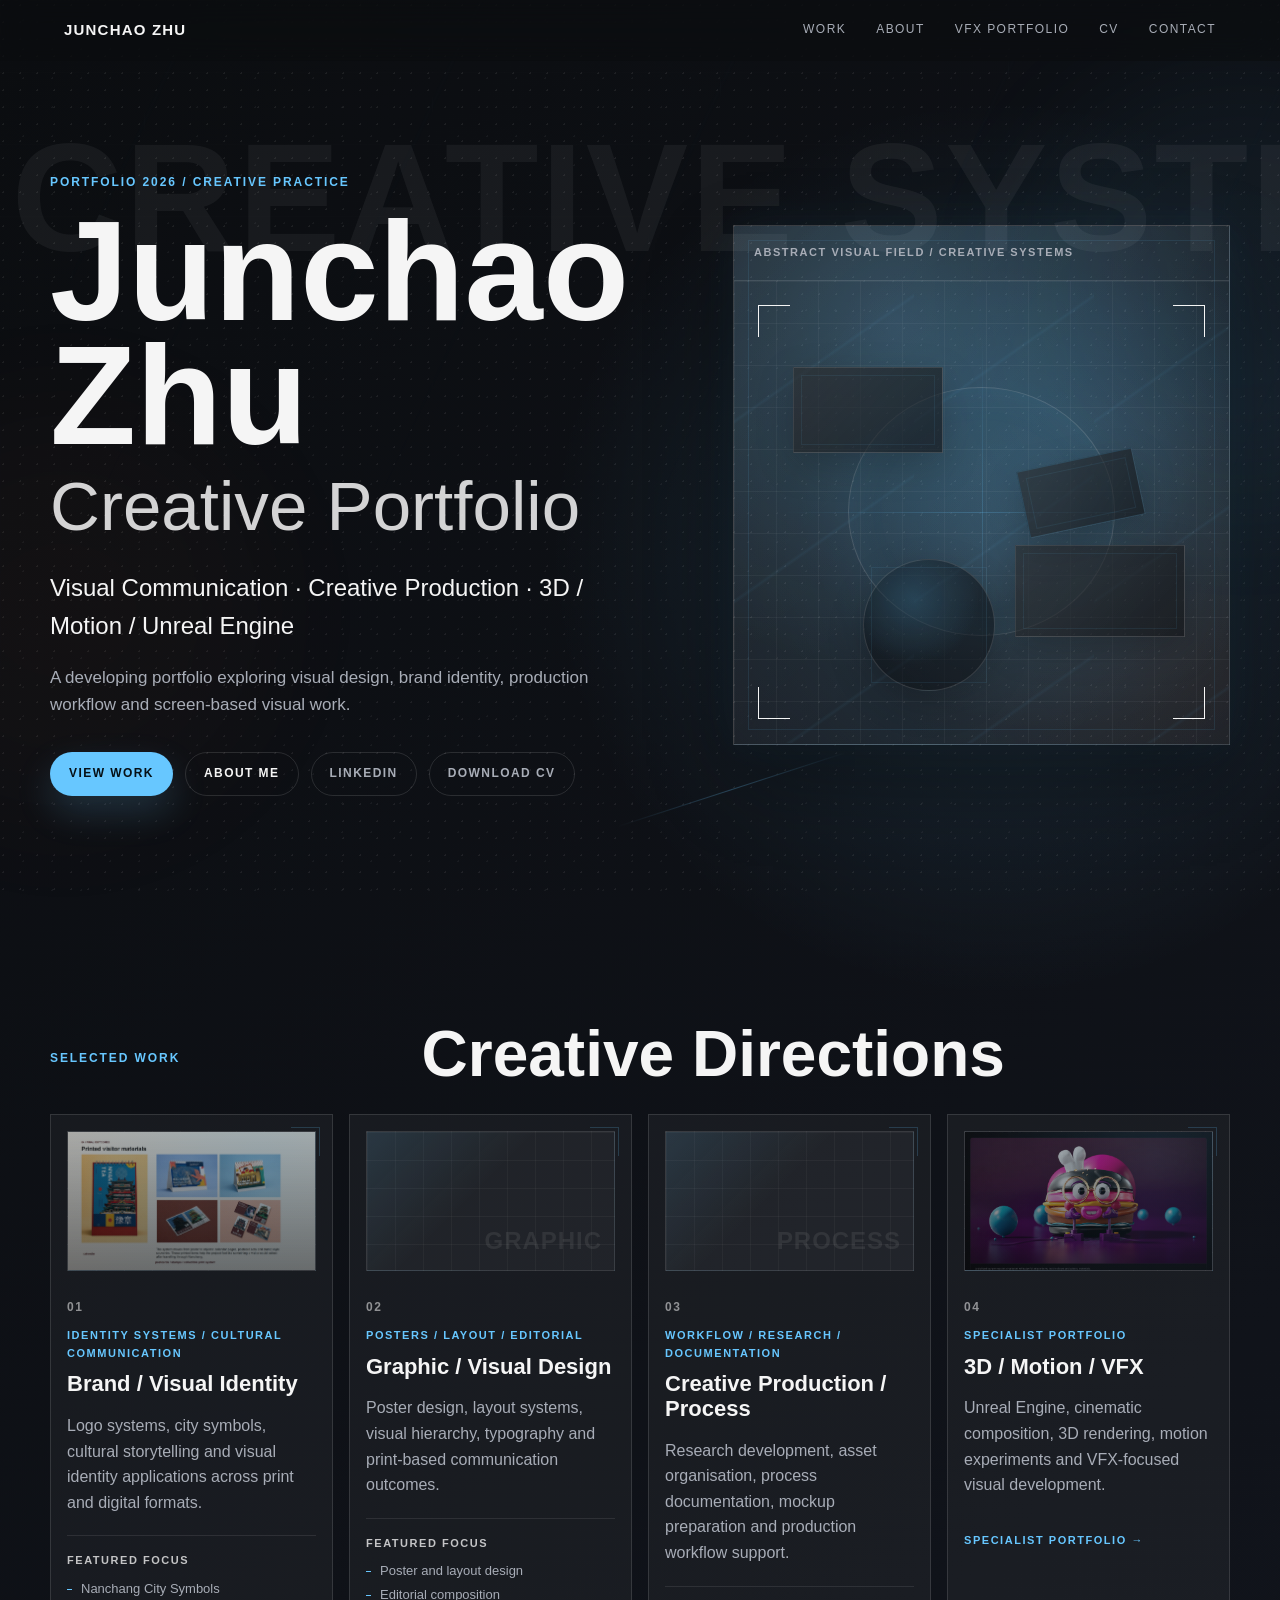
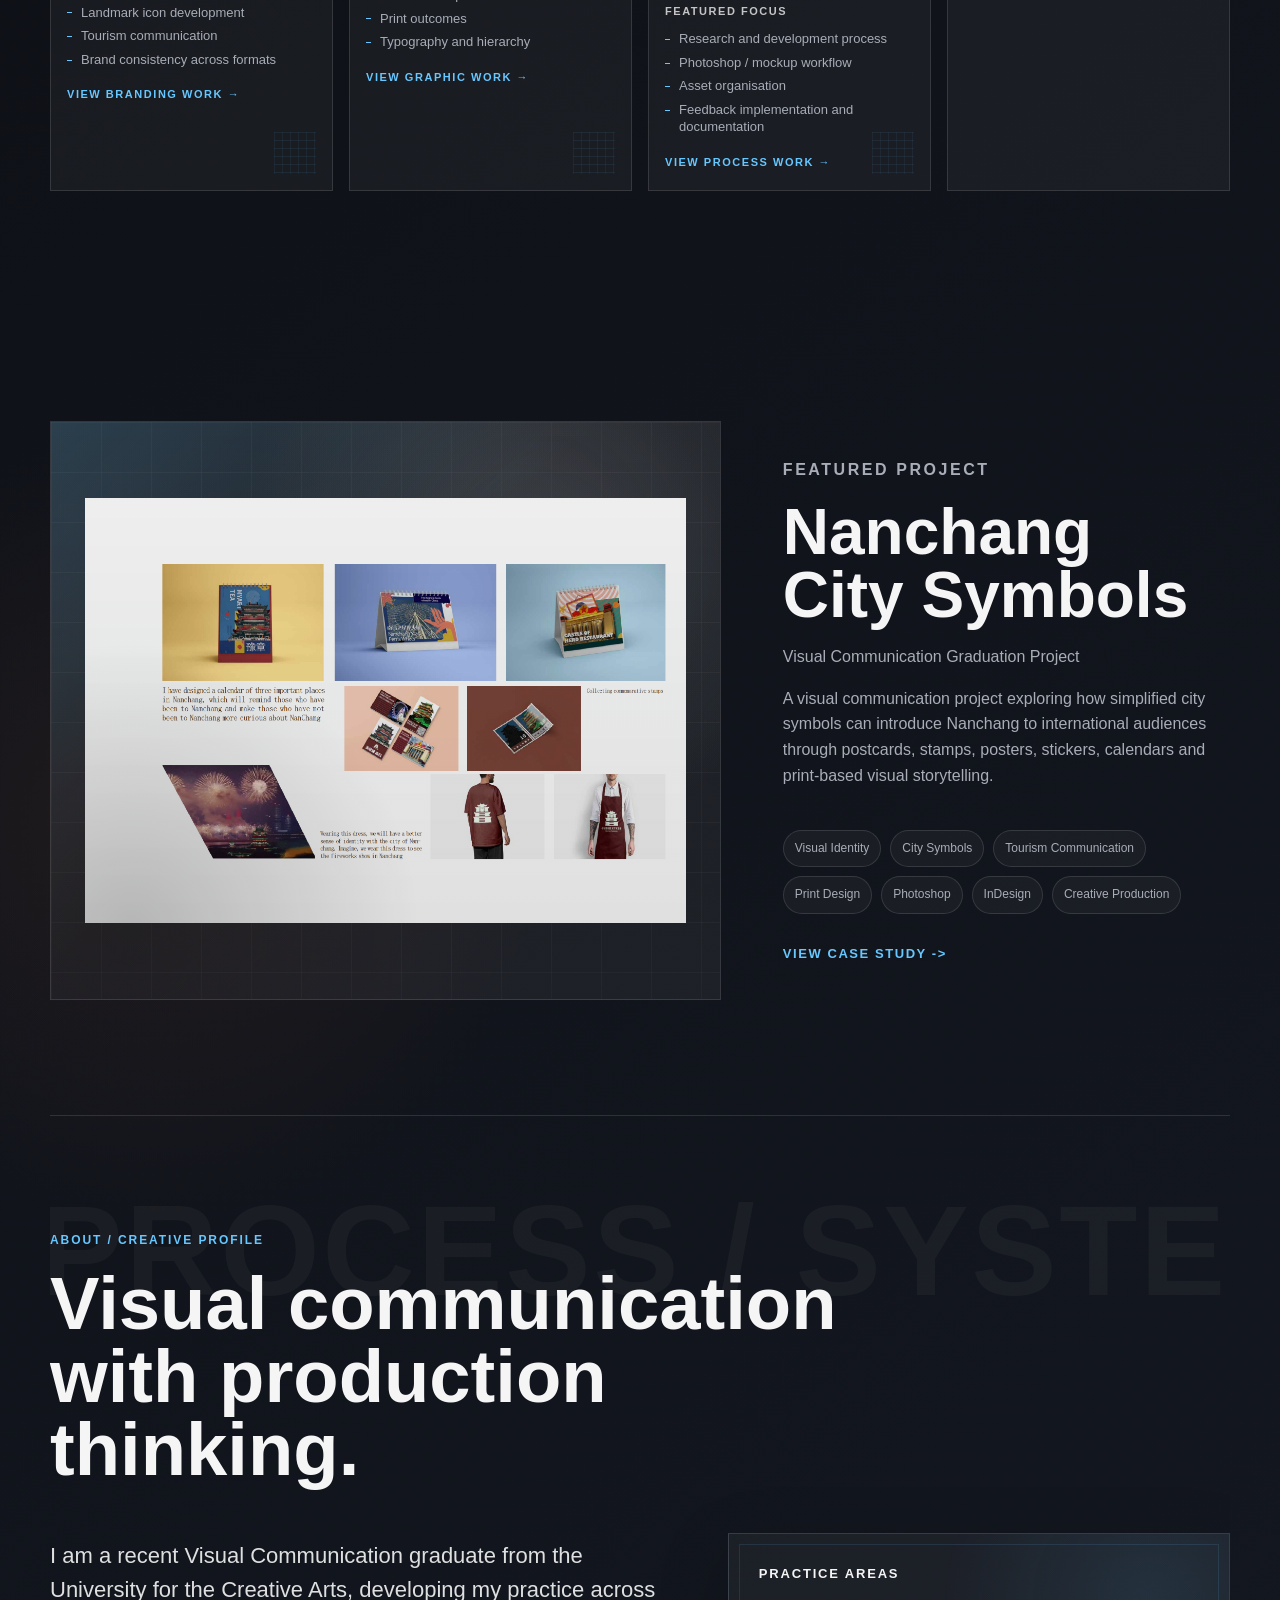
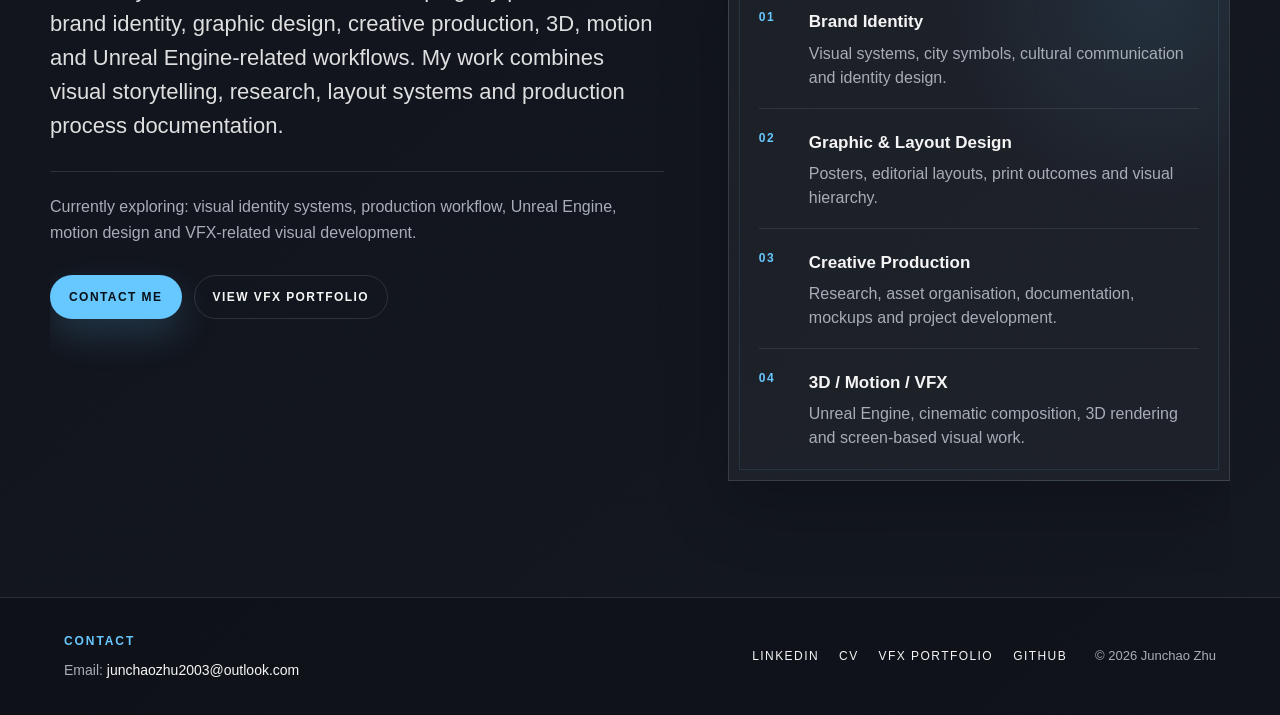
<file: index.html>
<!DOCTYPE html>
<html lang="en">
<head>
  <meta charset="UTF-8" />
  <meta name="viewport" content="width=device-width, initial-scale=1.0" />
  <title>Junchao Zhu | Creative Portfolio</title>
  <link rel="stylesheet" href="style.css" />
</head>
<body>
  <div class="background-glow glow-a" aria-hidden="true"></div>
  <div class="background-glow glow-b" aria-hidden="true"></div>

  <header class="site-header" data-header>
    <a class="site-brand" href="#top">Junchao Zhu</a>
    <nav class="site-nav" aria-label="Primary navigation">
      <a href="#work">Work</a>
      <a href="#about">About</a>
      <a href="https://junchaozhu2003.github.io/VFX.github.io/" target="_blank" rel="noopener noreferrer">VFX Portfolio</a>
      <a href="cv/JUNCHAO_ZHU_CV_BA.pdf" target="_blank" rel="noopener noreferrer">CV</a>
      <a href="#contact">Contact</a>
    </nav>
  </header>

  <main id="top">
    <section class="hero section-shell">
      <div class="hero-copy">
        <p class="eyebrow reveal reveal-delay-1">Portfolio 2026 / Creative Practice</p>
        <h1 class="reveal reveal-delay-2">Junchao Zhu</h1>
        <h2 class="reveal reveal-delay-3">Creative Portfolio</h2>
        <p class="hero-line reveal reveal-delay-4">Visual Communication &middot; Creative Production &middot; 3D / Motion / Unreal Engine</p>
        <p class="hero-intro reveal reveal-delay-5">
          A developing portfolio exploring visual design, brand identity, production workflow and screen-based visual work.
        </p>
        <div class="hero-actions reveal reveal-delay-6">
          <a class="button button-primary" href="#work">View Work</a>
          <a class="button button-outline" href="#about">About Me</a>
          <a class="button button-ghost" href="https://www.linkedin.com/" target="_blank" rel="noreferrer">LinkedIn</a>
          <a class="button button-ghost" href="cv/JUNCHAO_ZHU_CV_BA.pdf" target="_blank" rel="noopener noreferrer">Download CV</a>
        </div>
      </div>

      <div class="hero-visual reveal reveal-delay-5" aria-label="Creative portfolio visual placeholder">
        <div class="visual-label">Abstract Visual Field / Creative Systems</div>
        <div class="visual-frame">
          <span class="corner corner-tl"></span>
          <span class="corner corner-tr"></span>
          <span class="corner corner-bl"></span>
          <span class="corner corner-br"></span>
          <div class="visual-orbit"></div>
          <div class="visual-axis axis-horizontal"></div>
          <div class="visual-axis axis-vertical"></div>
          <div class="visual-shape shape-one" aria-hidden="true"></div>
          <div class="visual-shape shape-two" aria-hidden="true"></div>
          <div class="visual-shape shape-three" aria-hidden="true"></div>
          <div class="visual-shape shape-four" aria-hidden="true"></div>
        </div>
      </div>
    </section>

    <section class="section-shell selected-work reveal" id="work">
      <div class="section-heading">
        <p class="eyebrow">Selected Work</p>
        <h2>Creative Directions</h2>
      </div>

      <div class="category-grid">
        <a class="category-card category-card-brand reveal" href="branding.html">
          <div class="placeholder-block category-cover has-image">
            <img src="assets/images/nanchang-cover.jpg" alt="Nanchang City Symbols brand identity cover">
          </div>
          <span class="card-number">01</span>
          <span class="card-kicker">Identity Systems / Cultural Communication</span>
          <h3>Brand / Visual Identity</h3>
          <p>Logo systems, city symbols, cultural storytelling and visual identity applications across print and digital formats.</p>
          <div class="focus-list" aria-label="Featured focus">
            <strong>Featured focus</strong>
            <ul>
              <li>Nanchang City Symbols</li>
              <li>Landmark icon development</li>
              <li>Tourism communication</li>
              <li>Brand consistency across formats</li>
            </ul>
          </div>
          <span class="card-link-label">View Branding Work &rarr;</span>
        </a>

        <a class="category-card category-card-graphic reveal" href="graphic.html">
          <div class="placeholder-block category-cover" data-future-cover="assets/images/graphic-cover.jpg"></div>
          <span class="card-number">02</span>
          <span class="card-kicker">Posters / Layout / Editorial</span>
          <h3>Graphic / Visual Design</h3>
          <p>Poster design, layout systems, visual hierarchy, typography and print-based communication outcomes.</p>
          <div class="focus-list" aria-label="Featured focus">
            <strong>Featured focus</strong>
            <ul>
              <li>Poster and layout design</li>
              <li>Editorial composition</li>
              <li>Print outcomes</li>
              <li>Typography and hierarchy</li>
            </ul>
          </div>
          <span class="card-link-label">View Graphic Work &rarr;</span>
        </a>

        <a class="category-card category-card-production reveal" href="production.html">
          <div class="placeholder-block category-cover" data-future-cover="assets/images/production-cover.jpg"></div>
          <span class="card-number">03</span>
          <span class="card-kicker">Workflow / Research / Documentation</span>
          <h3>Creative Production / Process</h3>
          <p>Research development, asset organisation, process documentation, mockup preparation and production workflow support.</p>
          <div class="focus-list" aria-label="Featured focus">
            <strong>Featured focus</strong>
            <ul>
              <li>Research and development process</li>
              <li>Photoshop / mockup workflow</li>
              <li>Asset organisation</li>
              <li>Feedback implementation and documentation</li>
            </ul>
          </div>
          <span class="card-link-label">View Process Work &rarr;</span>
        </a>

        <a class="category-card category-card-vfx reveal" href="https://junchaozhu2003.github.io/VFX.github.io/" target="_blank" rel="noopener noreferrer">
          <div class="placeholder-block category-cover has-image">
            <img src="assets/images/burger-final-render.png" alt="Burger Mascot Character Render VFX portfolio cover">
          </div>
          <span class="card-number">04</span>
          <span class="card-kicker">Specialist Portfolio</span>
          <h3>3D / Motion / VFX</h3>
          <p>Unreal Engine, cinematic composition, 3D rendering, motion experiments and VFX-focused visual development.</p>
          <span class="card-link-label">Specialist Portfolio &rarr;</span>
        </a>
      </div>
    </section>

    <section class="section-shell featured-project reveal">
      <div class="project-media">
        <div class="project-placeholder">
          <img class="featured-project-preview" src="assets/images/nanchang/nanchang-final-applications.png" alt="Nanchang City Symbols final applications preview">
        </div>
      </div>

      <div class="project-copy">
        <p class="eyebrow">Featured Project</p>
        <h2>Nanchang City Symbols</h2>
        <p class="project-subtitle">Visual Communication Graduation Project</p>
        <p>
          A visual communication project exploring how simplified city symbols can introduce Nanchang to
          international audiences through postcards, stamps, posters, stickers, calendars and print-based
          visual storytelling.
        </p>
        <div class="tag-list">
          <span>Visual Identity</span>
          <span>City Symbols</span>
          <span>Tourism Communication</span>
          <span>Print Design</span>
          <span>Photoshop</span>
          <span>InDesign</span>
          <span>Creative Production</span>
        </div>
        <a class="text-link" href="branding.html">View Case Study</a>
      </div>
    </section>

    <section class="section-shell about-preview reveal" id="about">
      <div class="about-background-word">PROCESS / SYSTEM / MOTION</div>

      <div class="about-heading">
        <p class="eyebrow">About / Creative Profile</p>
        <h2>Visual communication with production thinking.</h2>
      </div>

      <div class="about-grid">
        <div class="about-profile">
          <p>
            I am a recent Visual Communication graduate from the University for the Creative Arts, developing
            my practice across brand identity, graphic design, creative production, 3D, motion and Unreal
            Engine-related workflows. My work combines visual storytelling, research, layout systems and
            production process documentation.
          </p>
          <p class="currently-exploring">
            Currently exploring: visual identity systems, production workflow, Unreal Engine, motion design
            and VFX-related visual development.
          </p>
          <div class="about-actions">
            <a class="button button-primary" href="mailto:junchaozhu2003@outlook.com">Contact Me</a>
            <a class="button button-outline" href="https://junchaozhu2003.github.io/VFX.github.io/" target="_blank" rel="noopener noreferrer">View VFX Portfolio</a>
          </div>
        </div>

        <aside class="practice-panel" aria-label="Practice areas">
          <h3>Practice Areas</h3>
          <div class="practice-list">
            <div class="practice-item">
              <span>01</span>
              <div>
                <h4>Brand Identity</h4>
                <p>Visual systems, city symbols, cultural communication and identity design.</p>
              </div>
            </div>

            <div class="practice-item">
              <span>02</span>
              <div>
                <h4>Graphic &amp; Layout Design</h4>
                <p>Posters, editorial layouts, print outcomes and visual hierarchy.</p>
              </div>
            </div>

            <div class="practice-item">
              <span>03</span>
              <div>
                <h4>Creative Production</h4>
                <p>Research, asset organisation, documentation, mockups and project development.</p>
              </div>
            </div>

            <div class="practice-item">
              <span>04</span>
              <div>
                <h4>3D / Motion / VFX</h4>
                <p>Unreal Engine, cinematic composition, 3D rendering and screen-based visual work.</p>
              </div>
            </div>
          </div>
        </aside>
      </div>
    </section>
  </main>

  <footer class="site-footer" id="contact">
    <div class="footer-contact">
      <p class="eyebrow">Contact</p>
      <p>Email: <a href="mailto:junchaozhu2003@outlook.com">junchaozhu2003@outlook.com</a></p>
    </div>
    <div class="footer-links">
      <a href="https://www.linkedin.com/" target="_blank" rel="noreferrer">LinkedIn</a>
      <a href="cv/JUNCHAO_ZHU_CV_BA.pdf" target="_blank" rel="noopener noreferrer">CV</a>
      <a href="https://junchaozhu2003.github.io/VFX.github.io/" target="_blank" rel="noopener noreferrer">VFX Portfolio</a>
      <a href="https://github.com/junchaozhu2003" target="_blank" rel="noreferrer">GitHub</a>
    </div>
    <p class="copyright">&copy; 2026 Junchao Zhu</p>
  </footer>

  <script src="script.js"></script>
</body>
</html>
</file>
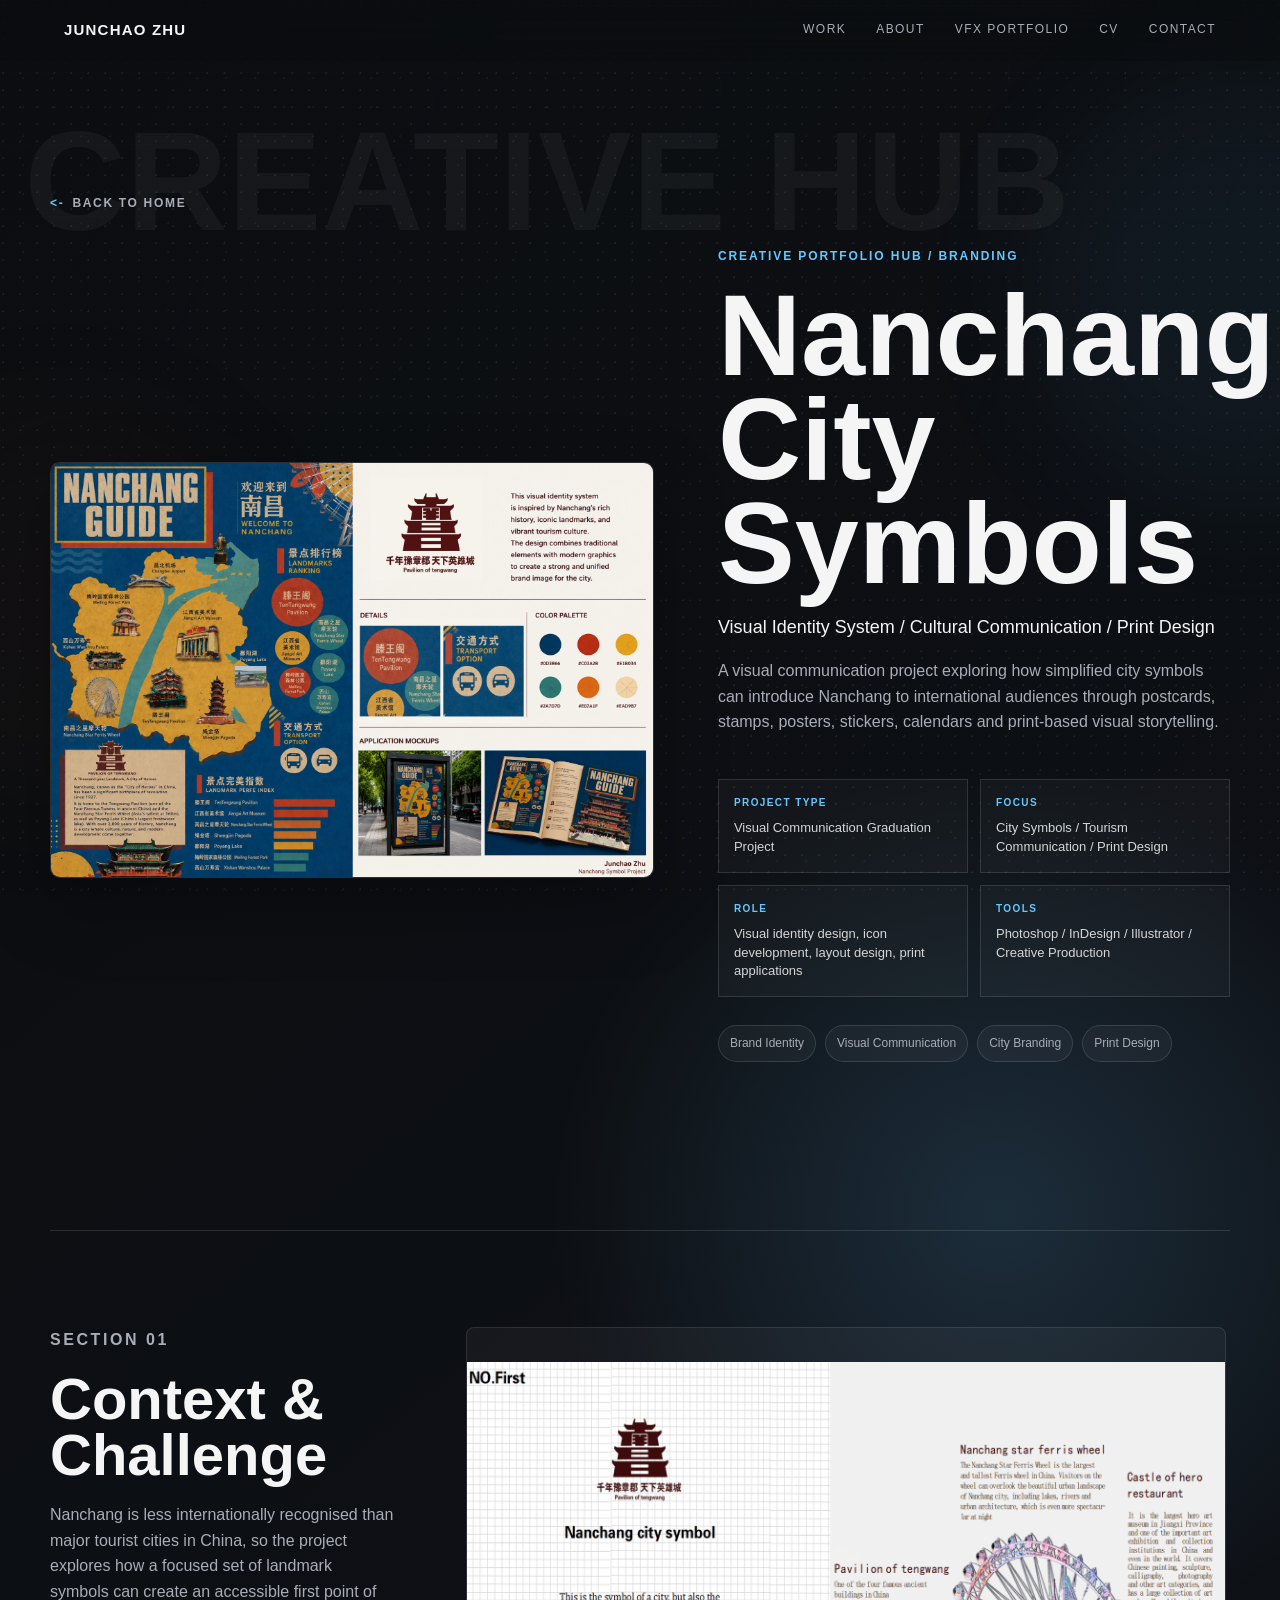
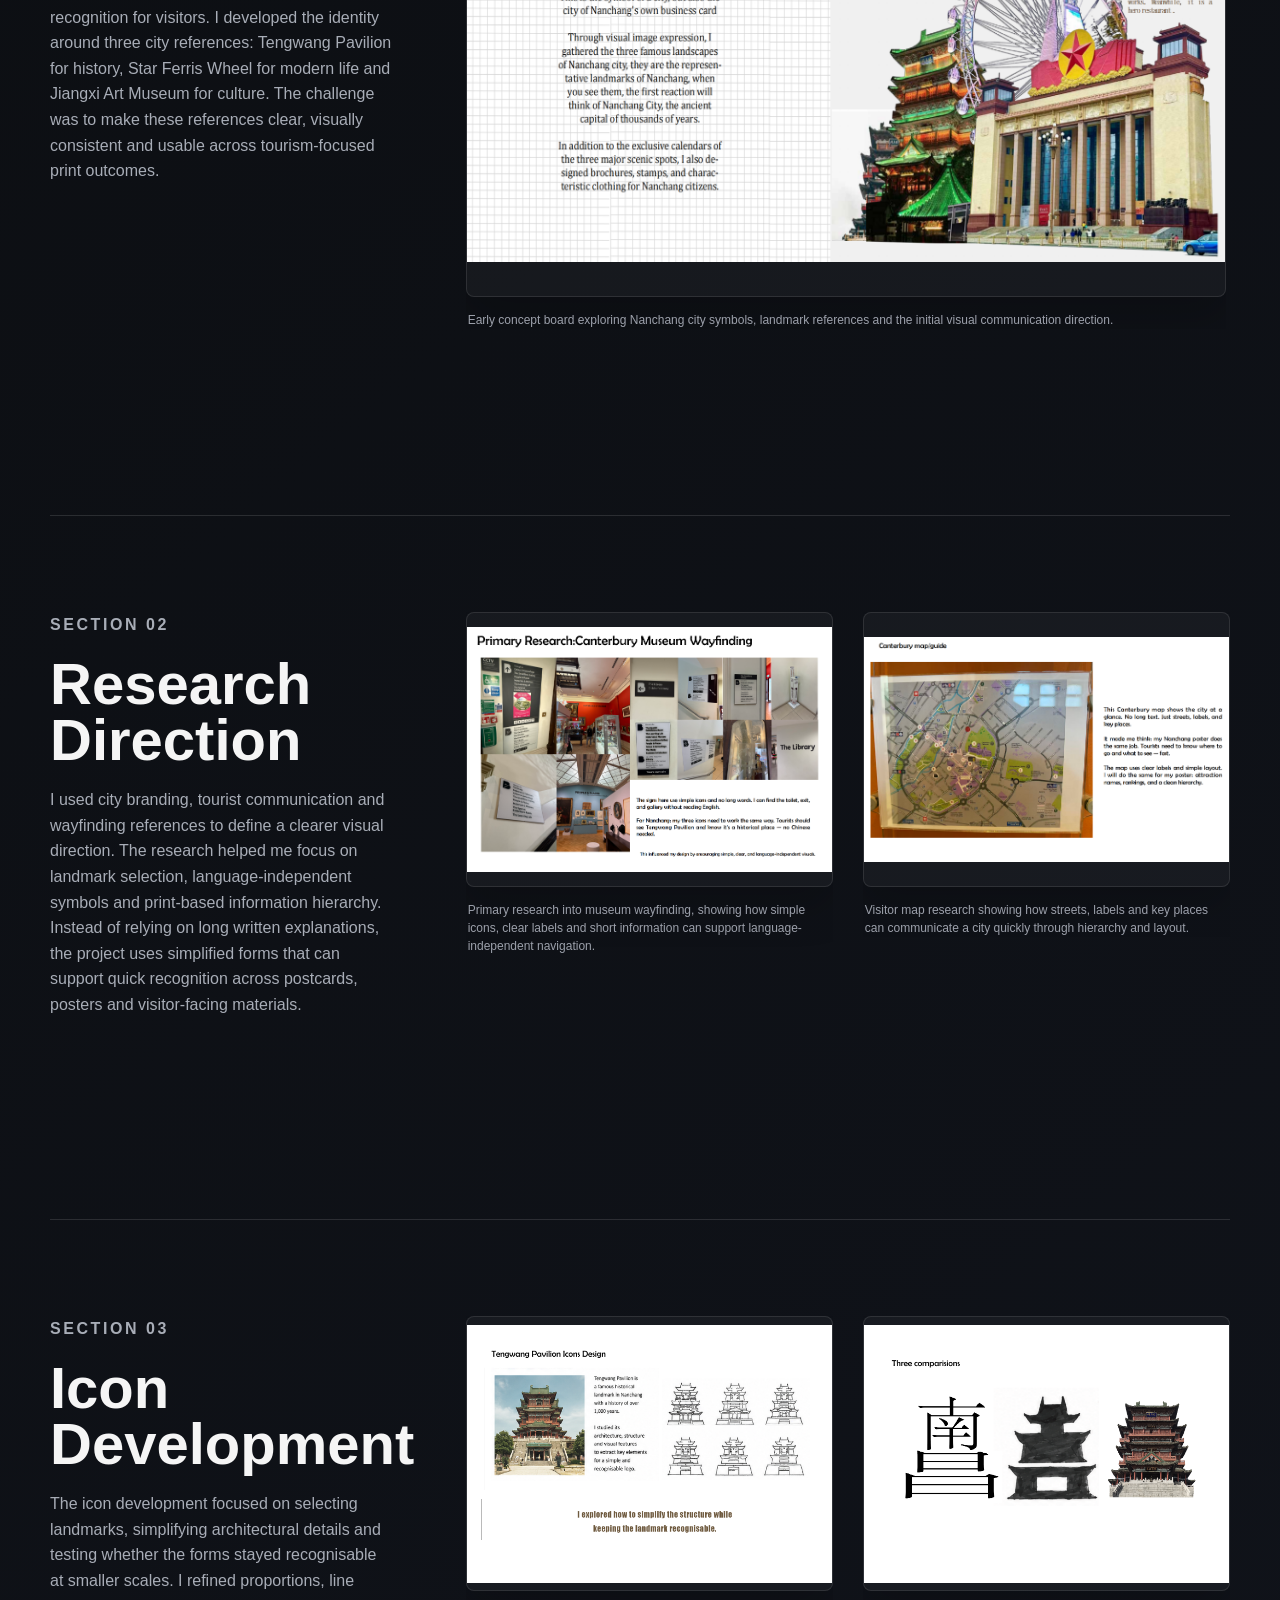
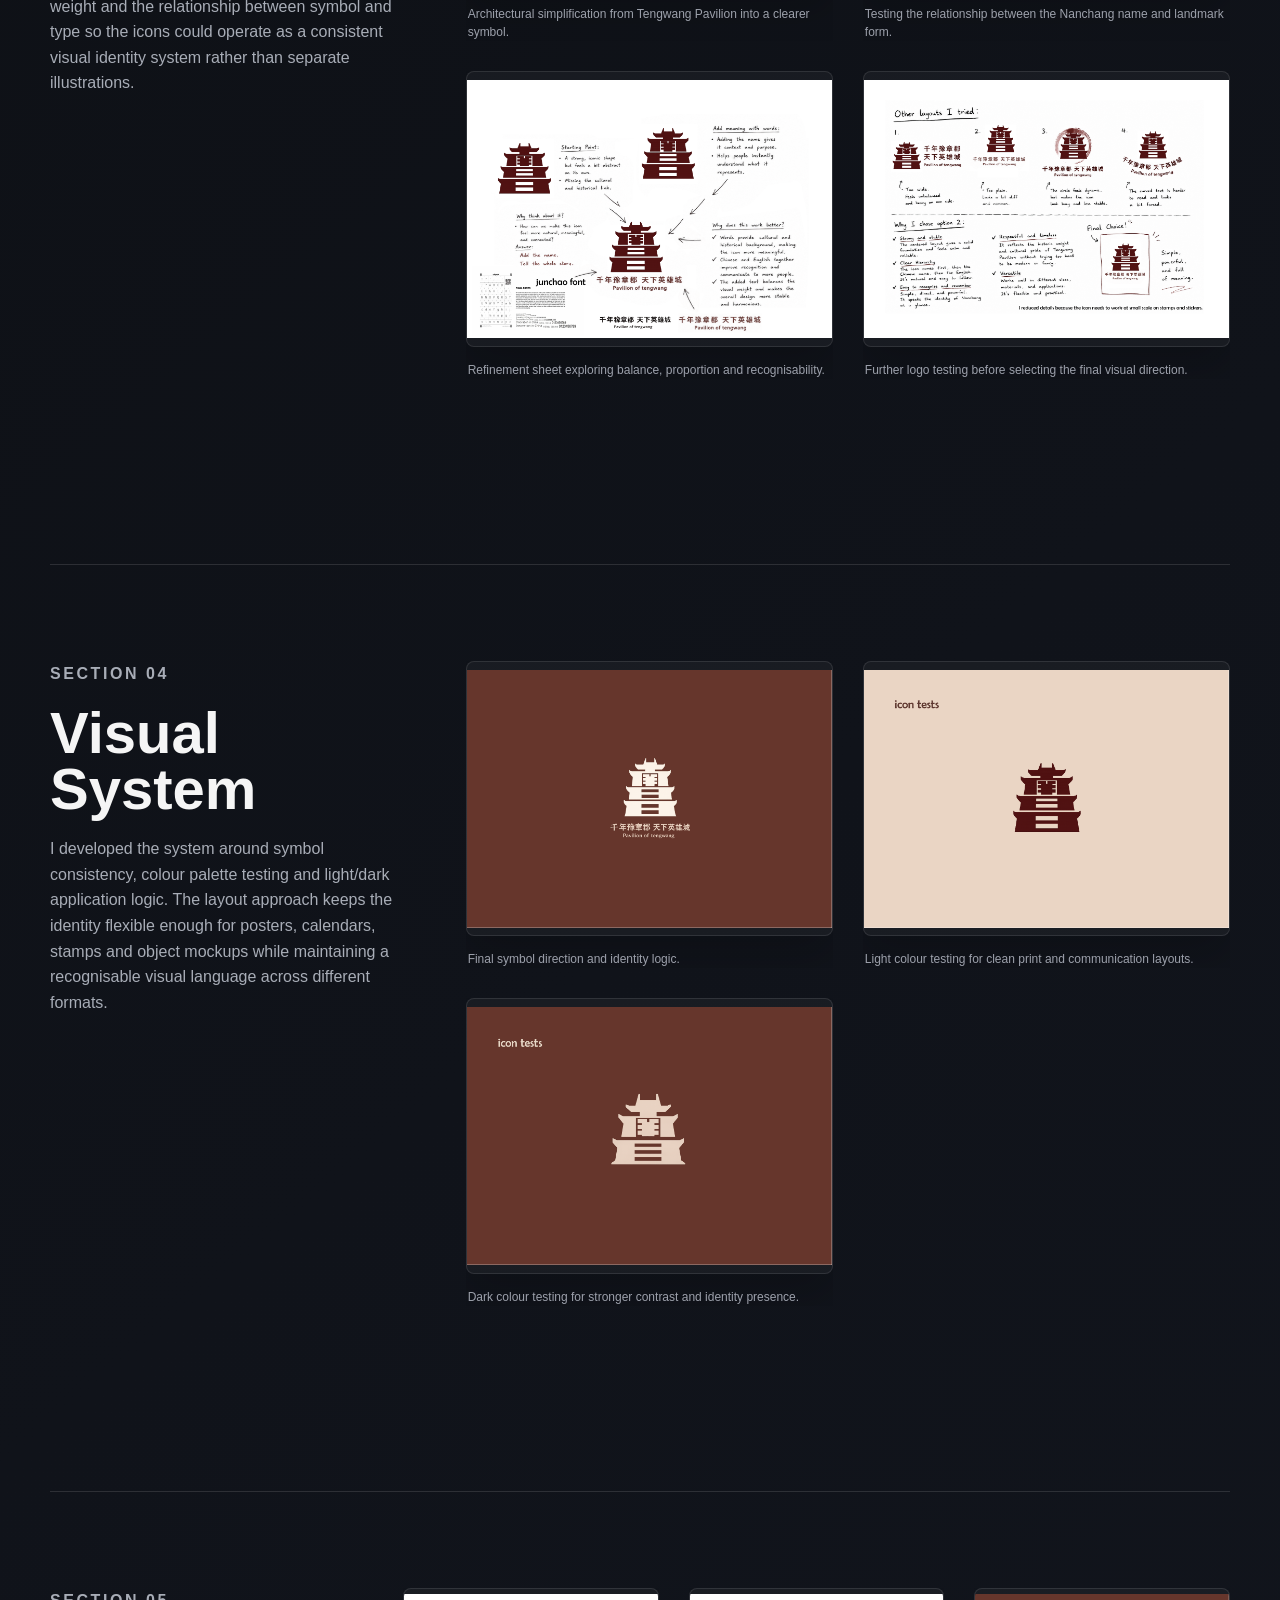
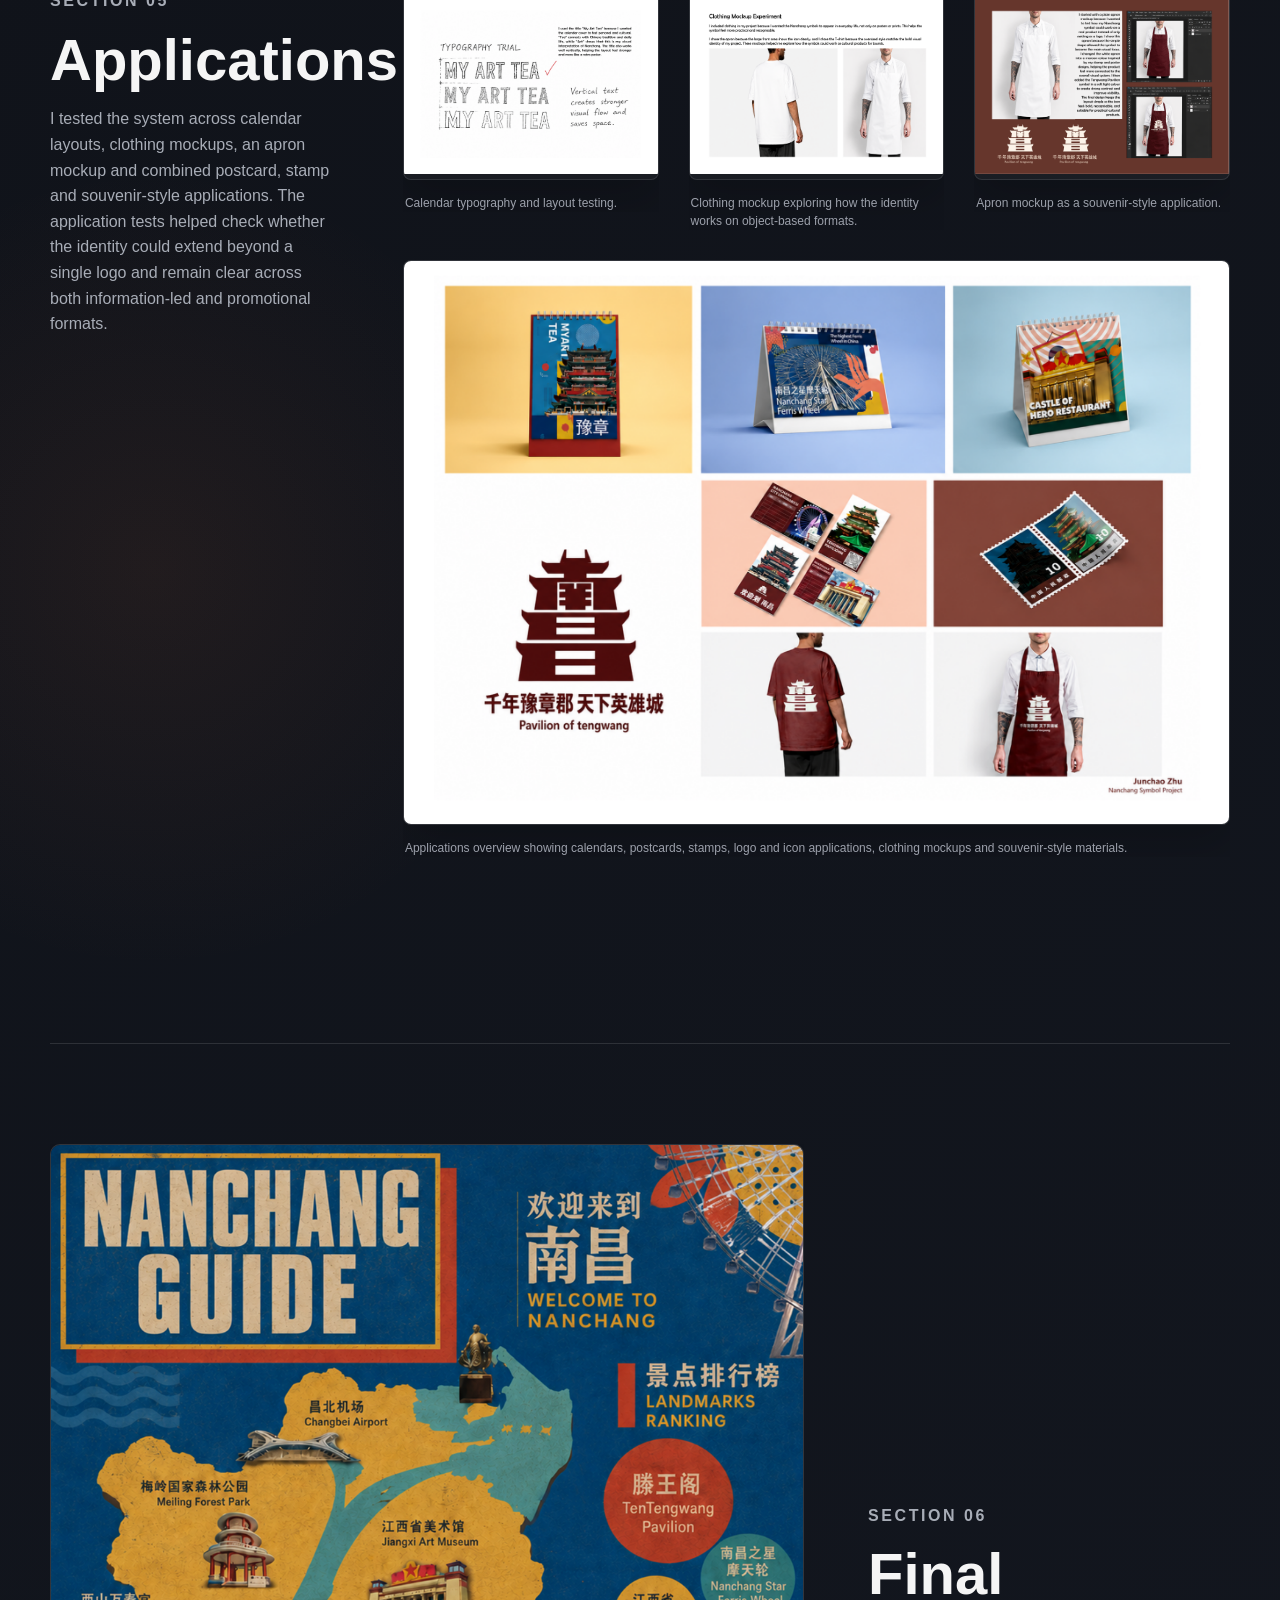
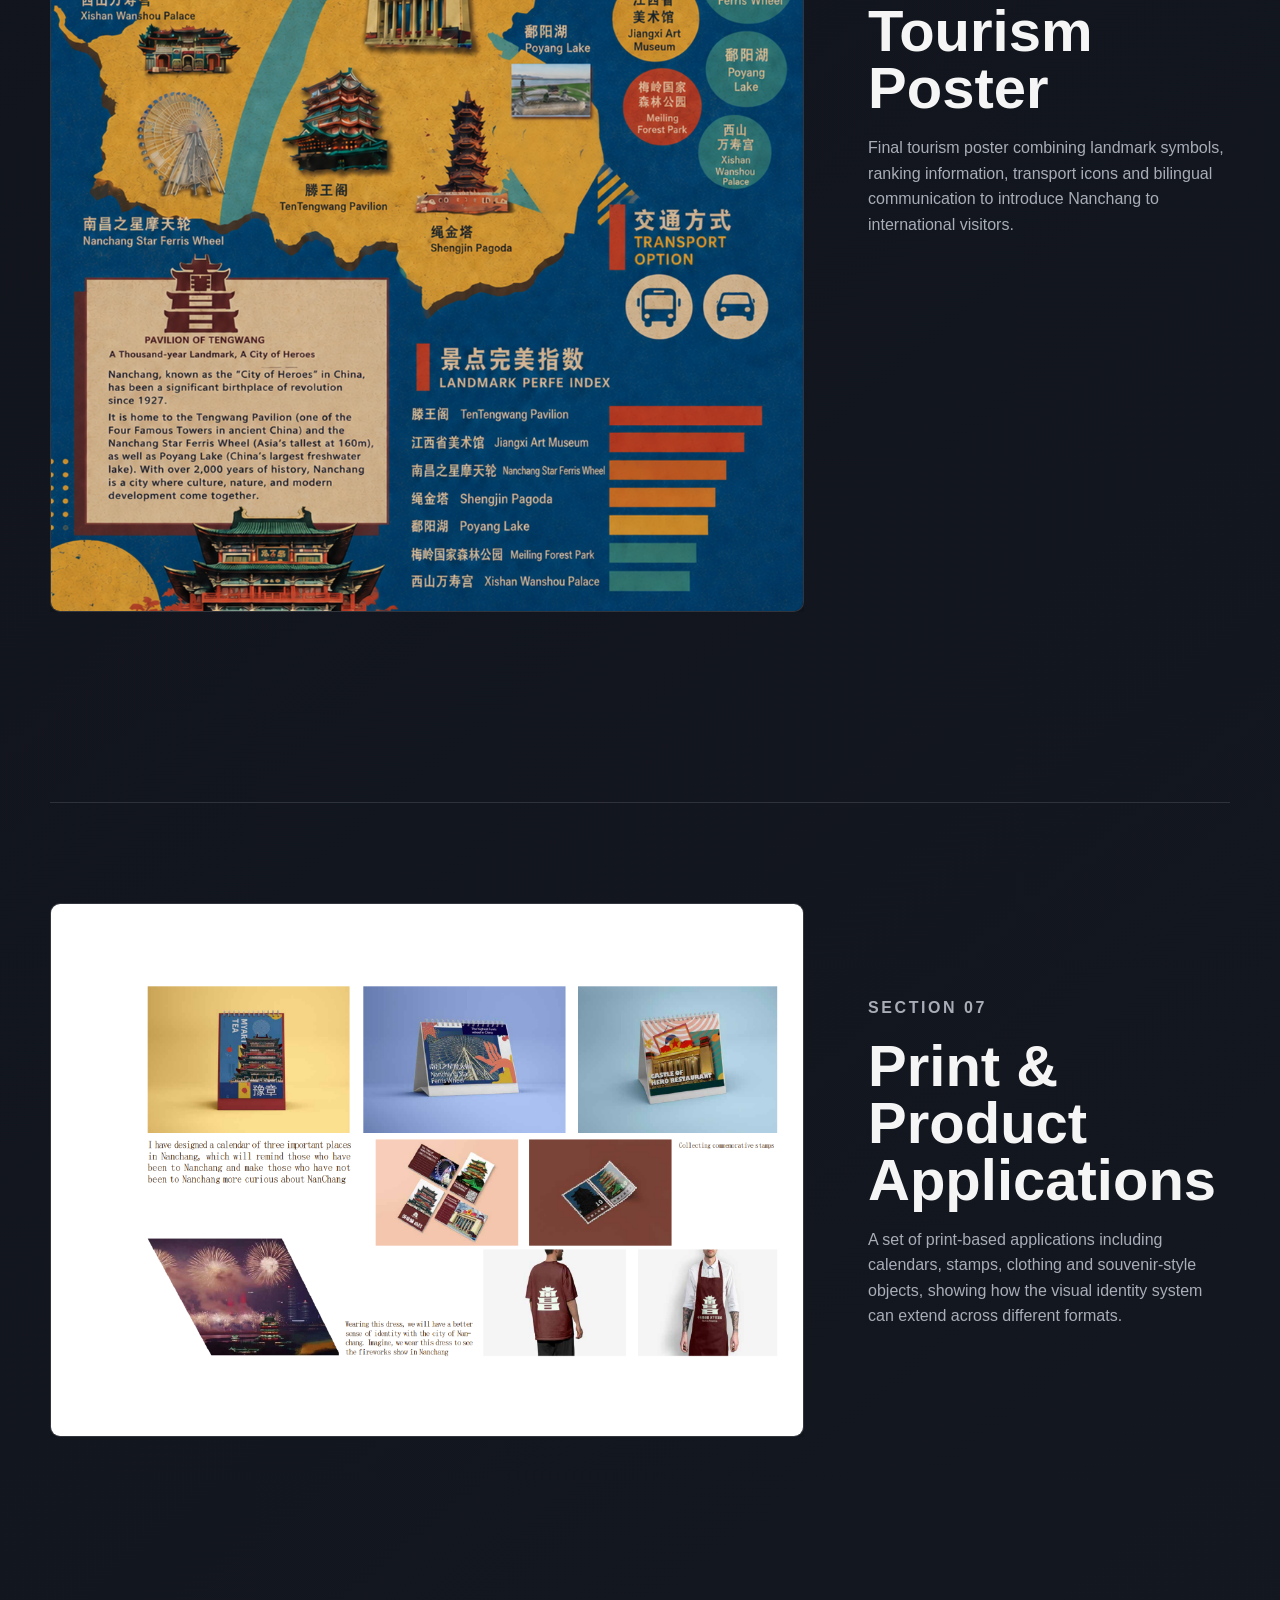
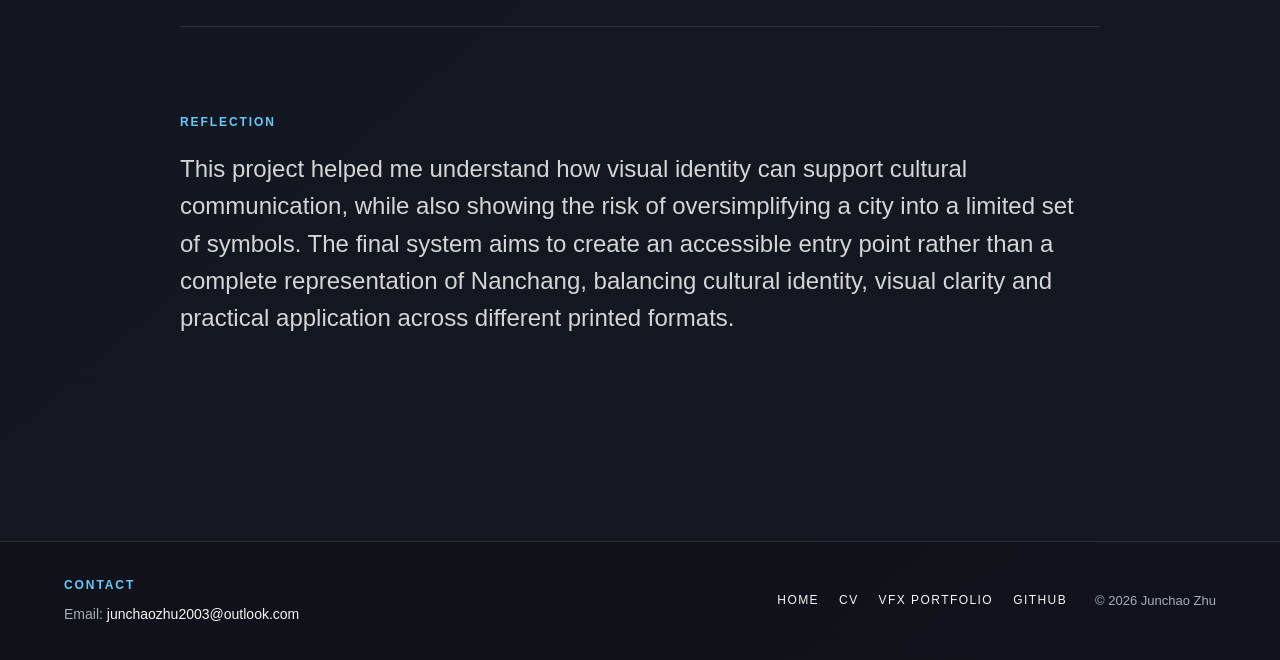
<file: branding.html>
<!DOCTYPE html>
<html lang="en">
<head>
  <meta charset="UTF-8" />
  <meta name="viewport" content="width=device-width, initial-scale=1.0" />
  <title>Brand / Visual Identity | Junchao Zhu</title>
  <link rel="stylesheet" href="style.css" />
</head>
<body>
  <div class="background-glow glow-a"></div>
  <div class="background-glow glow-b"></div>

  <header class="site-header" data-header>
    <a class="site-brand" href="index.html">Junchao Zhu</a>
    <nav class="site-nav" aria-label="Primary navigation">
      <a href="index.html#work">Work</a>
      <a href="index.html#about">About</a>
      <a href="https://junchaozhu2003.github.io/VFX.github.io/" target="_blank" rel="noopener noreferrer">VFX Portfolio</a>
      <a href="cv/JUNCHAO_ZHU_CV_BA.pdf" target="_blank" rel="noopener noreferrer">CV</a>
      <a href="#contact">Contact</a>
    </nav>
  </header>

  <main>
    <section class="section-shell category-hero case-study-hero project-section reveal">
      <a class="back-link" href="index.html">Back to Home</a>
      <div class="case-study-hero-grid hero-grid">
        <div class="case-study-hero-poster hero-image">
          <img src="assets/images/nanchang-brand-hero-board.png" alt="Nanchang City Symbols full visual identity overview board">
        </div>
        <div class="case-study-hero-copy">
          <p class="eyebrow">Creative Portfolio Hub / Branding</p>
          <h1>Nanchang City Symbols</h1>
          <p class="project-subtitle">Visual Identity System / Cultural Communication / Print Design</p>
          <p>
            A visual communication project exploring how simplified city symbols can introduce
            Nanchang to international audiences through postcards, stamps, posters, stickers,
            calendars and print-based visual storytelling.
          </p>
          <div class="project-info-grid" aria-label="Project information">
            <div>
              <span>Project Type</span>
              <strong>Visual Communication Graduation Project</strong>
            </div>
            <div>
              <span>Focus</span>
              <strong>City Symbols / Tourism Communication / Print Design</strong>
            </div>
            <div>
              <span>Role</span>
              <strong>Visual identity design, icon development, layout design, print applications</strong>
            </div>
            <div>
              <span>Tools</span>
              <strong>Photoshop / InDesign / Illustrator / Creative Production</strong>
            </div>
          </div>
          <div class="tag-list">
            <span>Brand Identity</span>
            <span>Visual Communication</span>
            <span>City Branding</span>
            <span>Print Design</span>
          </div>
        </div>
      </div>
    </section>

    <section class="section-shell case-study-section project-section section-grid reveal">
      <div class="case-study-copy">
        <p class="eyebrow">Section 01</p>
        <h2>Context &amp; Challenge</h2>
        <p>
          Nanchang is less internationally recognised than major tourist cities in China, so
          the project explores how a focused set of landmark symbols can create an accessible
          first point of recognition for visitors. I developed the identity around three city
          references: Tengwang Pavilion for history, Star Ferris Wheel for modern life and
          Jiangxi Art Museum for culture. The challenge was to make these references clear,
          visually consistent and usable across tourism-focused print outcomes.
        </p>
      </div>
      <div class="case-study-gallery single-feature">
        <figure>
          <img src="assets/images/nanchang-initial-concept-board.png" alt="Early Nanchang city symbol concept board">
          <figcaption>Early concept board exploring Nanchang city symbols, landmark references and the initial visual communication direction.</figcaption>
        </figure>
      </div>
    </section>

    <section class="section-shell case-study-section project-section section-grid reveal">
      <div class="case-study-copy">
        <p class="eyebrow">Section 02</p>
        <h2>Research Direction</h2>
        <p>
          I used city branding, tourist communication and wayfinding references to define a
          clearer visual direction. The research helped me focus on landmark selection,
          language-independent symbols and print-based information hierarchy. Instead of
          relying on long written explanations, the project uses simplified forms that can
          support quick recognition across postcards, posters and visitor-facing materials.
        </p>
      </div>
      <div class="case-study-gallery two-up">
        <figure>
          <img src="assets/images/canterbury-wayfinding-research.png" alt="Canterbury Museum wayfinding primary research">
          <figcaption>Primary research into museum wayfinding, showing how simple icons, clear labels and short information can support language-independent navigation.</figcaption>
        </figure>
        <figure>
          <img src="assets/images/canterbury-map-guide-research.png" alt="Canterbury map and guide research">
          <figcaption>Visitor map research showing how streets, labels and key places can communicate a city quickly through hierarchy and layout.</figcaption>
        </figure>
      </div>
    </section>

    <section class="section-shell case-study-section project-section section-grid reveal">
      <div class="case-study-copy">
        <p class="eyebrow">Section 03</p>
        <h2>Icon Development</h2>
        <p>
          The icon development focused on selecting landmarks, simplifying architectural
          details and testing whether the forms stayed recognisable at smaller scales. I refined
          proportions, line weight and the relationship between symbol and type so the icons
          could operate as a consistent visual identity system rather than separate illustrations.
        </p>
      </div>
      <div class="case-study-gallery">
        <figure>
          <img src="assets/images/nanchang/nanchang-icon-development-01.png" alt="Tengwang Pavilion icon development">
          <figcaption>Architectural simplification from Tengwang Pavilion into a clearer symbol.</figcaption>
        </figure>
        <figure>
          <img src="assets/images/nanchang/nanchang-type-symbol-combination.png" alt="Nanchang type and landmark symbol combination">
          <figcaption>Testing the relationship between the Nanchang name and landmark form.</figcaption>
        </figure>
        <figure>
          <img src="assets/images/nanchang/nanchang-logo-refinement-01.png" alt="Nanchang logo refinement sheet one">
          <figcaption>Refinement sheet exploring balance, proportion and recognisability.</figcaption>
        </figure>
        <figure>
          <img src="assets/images/nanchang/nanchang-logo-refinement-02.png" alt="Nanchang logo refinement sheet two">
          <figcaption>Further logo testing before selecting the final visual direction.</figcaption>
        </figure>
      </div>
    </section>

    <section class="section-shell case-study-section project-section section-grid reveal">
      <div class="case-study-copy">
        <p class="eyebrow">Section 04</p>
        <h2>Visual System</h2>
        <p>
          I developed the system around symbol consistency, colour palette testing and light/dark
          application logic. The layout approach keeps the identity flexible enough for posters,
          calendars, stamps and object mockups while maintaining a recognisable visual language
          across different formats.
        </p>
      </div>
      <div class="case-study-gallery">
        <figure>
          <img src="assets/images/nanchang/nanchang-final-direction.png" alt="Nanchang final symbol direction">
          <figcaption>Final symbol direction and identity logic.</figcaption>
        </figure>
        <figure>
          <img src="assets/images/nanchang/nanchang-colour-test-light.png" alt="Nanchang light colour test">
          <figcaption>Light colour testing for clean print and communication layouts.</figcaption>
        </figure>
        <figure>
          <img src="assets/images/nanchang/nanchang-colour-test-dark.png" alt="Nanchang dark colour test">
          <figcaption>Dark colour testing for stronger contrast and identity presence.</figcaption>
        </figure>
      </div>
    </section>

    <section class="section-shell case-study-section case-study-section-wide project-section section-grid reveal">
      <div class="case-study-copy">
        <p class="eyebrow">Section 05</p>
        <h2>Applications</h2>
        <p>
          I tested the system across calendar layouts, clothing mockups, an apron mockup and
          combined postcard, stamp and souvenir-style applications. The application tests helped
          check whether the identity could extend beyond a single logo and remain clear across
          both information-led and promotional formats.
        </p>
      </div>
      <div class="case-study-gallery applications-gallery">
        <figure>
          <img src="assets/images/nanchang/nanchang-calendar-typography.png" alt="Nanchang calendar typography trial">
          <figcaption>Calendar typography and layout testing.</figcaption>
        </figure>
        <figure>
          <img src="assets/images/nanchang/nanchang-application-clothing-01.png" alt="Nanchang clothing mockup experiment">
          <figcaption>Clothing mockup exploring how the identity works on object-based formats.</figcaption>
        </figure>
        <figure>
          <img src="assets/images/nanchang/nanchang-application-clothing-02.png" alt="Nanchang apron mockup experiment">
          <figcaption>Apron mockup as a souvenir-style application.</figcaption>
        </figure>
        <figure class="final-applications-figure">
          <img class="final-applications-image" src="assets/images/nanchang-applications-overview.png" alt="Nanchang applications overview board showing calendar postcards stamps icon applications clothing and apron mockups">
          <figcaption>Applications overview showing calendars, postcards, stamps, logo and icon applications, clothing mockups and souvenir-style materials.</figcaption>
        </figure>
      </div>
    </section>

    <section class="section-shell final-outcome-showcase project-section outcome-row reveal">
      <div class="case-study-copy">
        <p class="eyebrow">Section 06</p>
        <h2>Final Tourism Poster</h2>
        <p>
          Final tourism poster combining landmark symbols, ranking information, transport icons
          and bilingual communication to introduce Nanchang to international visitors.
        </p>
      </div>
      <div class="large-showcase-image">
        <img src="assets/images/nanchang-final-blue-map.png" alt="Nanchang Guide final blue tourism poster">
      </div>
    </section>

    <section class="section-shell final-outcome-showcase project-section outcome-row reveal">
      <div class="case-study-copy">
        <p class="eyebrow">Section 07</p>
        <h2>Print &amp; Product Applications</h2>
        <p>
          A set of print-based applications including calendars, stamps, clothing and
          souvenir-style objects, showing how the visual identity system can extend across
          different formats.
        </p>
      </div>
      <div class="large-showcase-image">
        <img src="assets/images/nanchang/nanchang-final-applications.png" alt="Nanchang final applications and product mockups">
      </div>
    </section>

    <section class="section-shell case-study-reflection-section project-section reveal">
      <p class="eyebrow">Reflection</p>
      <p>
        This project helped me understand how visual identity can support cultural communication,
        while also showing the risk of oversimplifying a city into a limited set of symbols. The
        final system aims to create an accessible entry point rather than a complete representation
        of Nanchang, balancing cultural identity, visual clarity and practical application across
        different printed formats.
      </p>
    </section>
  </main>

  <footer class="site-footer" id="contact">
    <div class="footer-contact">
      <p class="eyebrow">Contact</p>
      <p>Email: <a href="mailto:junchaozhu2003@outlook.com">junchaozhu2003@outlook.com</a></p>
    </div>
    <div class="footer-links">
      <a href="index.html">Home</a>
      <a href="cv/JUNCHAO_ZHU_CV_BA.pdf" target="_blank" rel="noopener noreferrer">CV</a>
      <a href="https://junchaozhu2003.github.io/VFX.github.io/" target="_blank" rel="noopener noreferrer">VFX Portfolio</a>
      <a href="https://github.com/junchaozhu2003" target="_blank" rel="noreferrer">GitHub</a>
    </div>
    <p class="copyright">&copy; 2026 Junchao Zhu</p>
  </footer>

  <script src="script.js"></script>
</body>
</html>
</file>
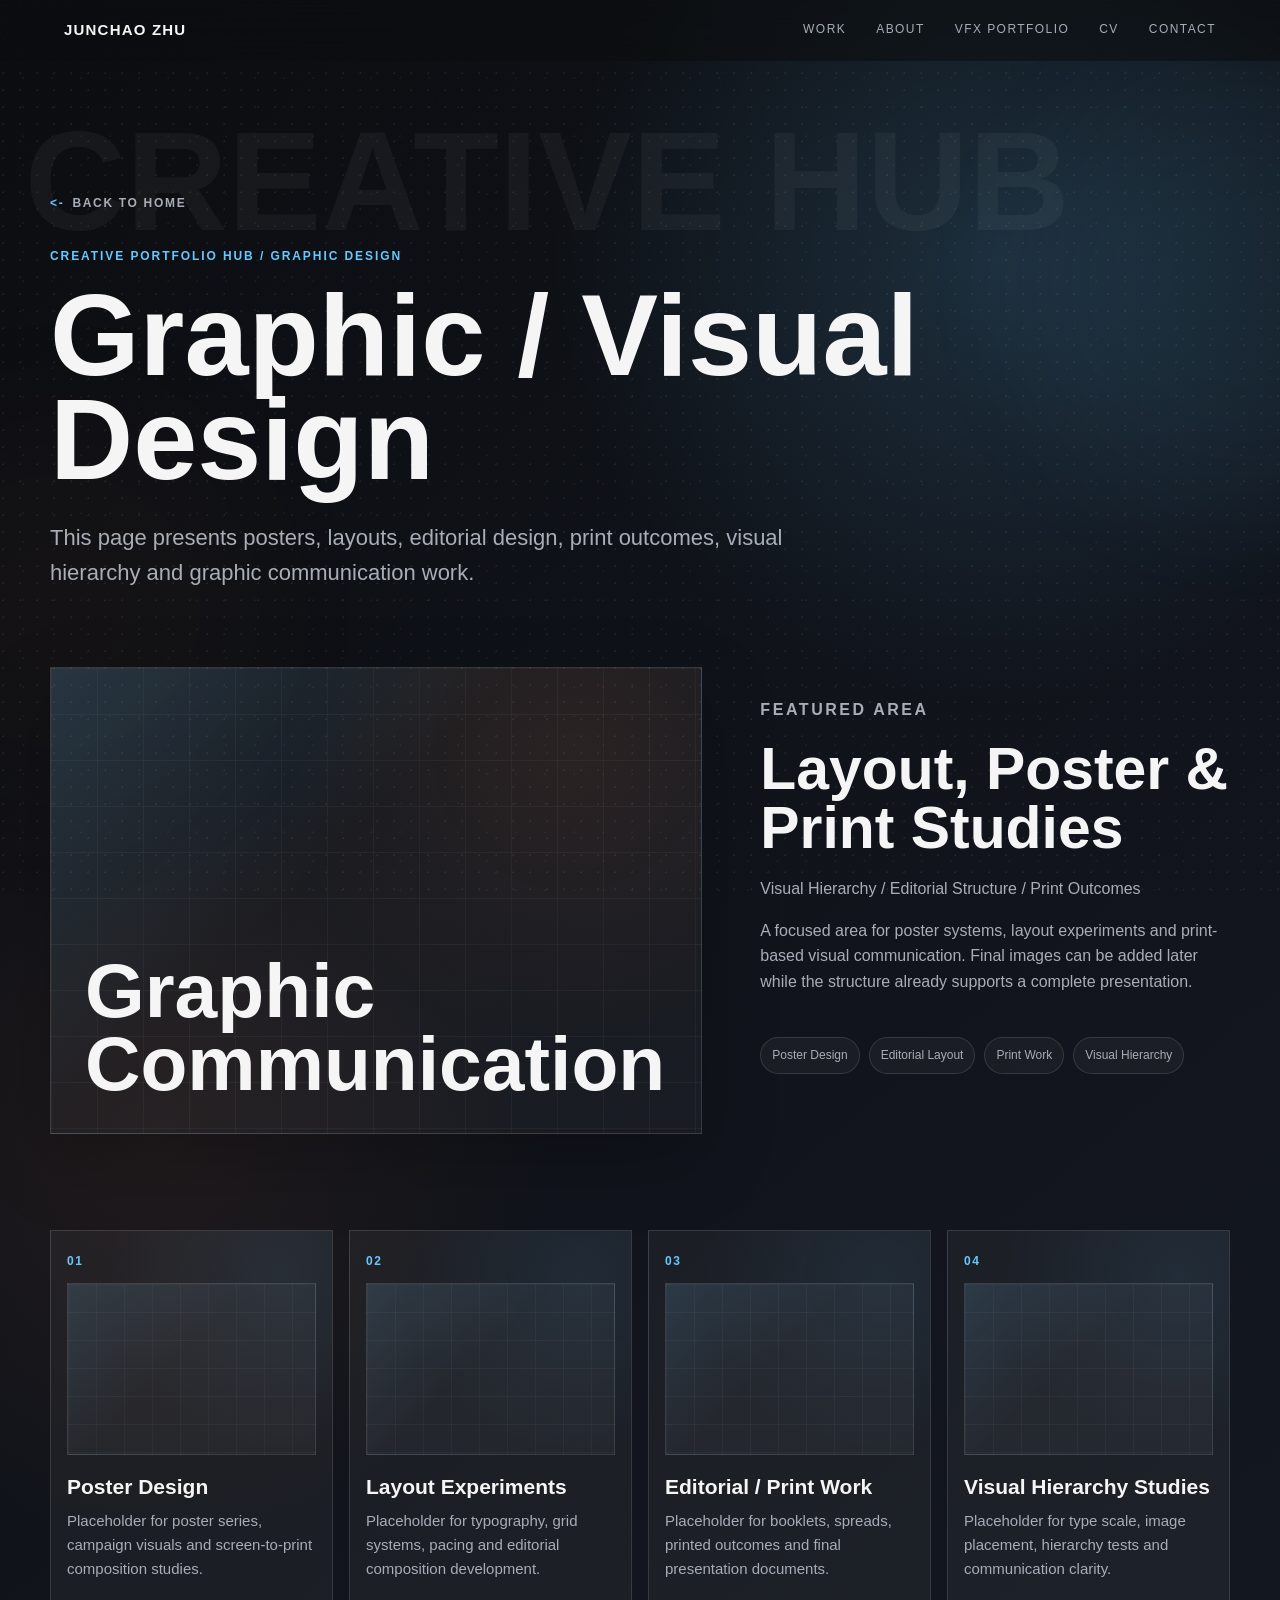
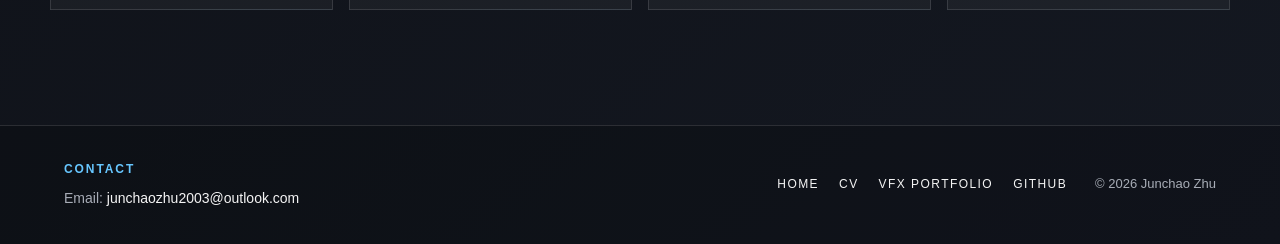
<file: graphic.html>
<!DOCTYPE html>
<html lang="en">
<head>
  <meta charset="UTF-8" />
  <meta name="viewport" content="width=device-width, initial-scale=1.0" />
  <title>Graphic / Visual Design | Junchao Zhu</title>
  <link rel="stylesheet" href="style.css" />
</head>
<body>
  <div class="background-glow glow-a"></div>
  <div class="background-glow glow-b"></div>

  <header class="site-header" data-header>
    <a class="site-brand" href="index.html">Junchao Zhu</a>
    <nav class="site-nav" aria-label="Primary navigation">
      <a href="index.html#work">Work</a>
      <a href="index.html#about">About</a>
      <a href="https://junchaozhu2003.github.io/VFX.github.io/" target="_blank" rel="noopener noreferrer">VFX Portfolio</a>
      <a href="JUNCHAO_ZHU_CV.pdf">CV</a>
      <a href="#contact">Contact</a>
    </nav>
  </header>

  <main>
    <section class="section-shell category-hero">
      <a class="back-link" href="index.html">Back to Home</a>
      <p class="eyebrow">Creative Portfolio Hub / Graphic Design</p>
      <h1>Graphic / Visual Design</h1>
      <p>
        This page presents posters, layouts, editorial design, print outcomes,
        visual hierarchy and graphic communication work.
      </p>
    </section>

    <section class="section-shell category-feature">
      <div class="category-feature-visual">
        <span>Graphic Communication</span>
      </div>
      <div class="category-feature-copy">
        <p class="eyebrow">Featured Area</p>
        <h2>Layout, Poster &amp; Print Studies</h2>
        <p class="project-subtitle">Visual Hierarchy / Editorial Structure / Print Outcomes</p>
        <p>
          A focused area for poster systems, layout experiments and print-based visual communication.
          Final images can be added later while the structure already supports a complete presentation.
        </p>
        <div class="tag-list">
          <span>Poster Design</span>
          <span>Editorial Layout</span>
          <span>Print Work</span>
          <span>Visual Hierarchy</span>
        </div>
      </div>
    </section>

    <section class="section-shell page-project-grid" aria-label="Graphic design project sections">
      <article class="page-project-card">
        <span>01</span>
        <div class="page-placeholder"></div>
        <h3>Poster Design</h3>
        <p>Placeholder for poster series, campaign visuals and screen-to-print composition studies.</p>
      </article>

      <article class="page-project-card">
        <span>02</span>
        <div class="page-placeholder"></div>
        <h3>Layout Experiments</h3>
        <p>Placeholder for typography, grid systems, pacing and editorial composition development.</p>
      </article>

      <article class="page-project-card">
        <span>03</span>
        <div class="page-placeholder"></div>
        <h3>Editorial / Print Work</h3>
        <p>Placeholder for booklets, spreads, printed outcomes and final presentation documents.</p>
      </article>

      <article class="page-project-card">
        <span>04</span>
        <div class="page-placeholder"></div>
        <h3>Visual Hierarchy Studies</h3>
        <p>Placeholder for type scale, image placement, hierarchy tests and communication clarity.</p>
      </article>
    </section>
  </main>

  <footer class="site-footer" id="contact">
    <div class="footer-contact">
      <p class="eyebrow">Contact</p>
      <p>Email: <a href="mailto:junchaozhu2003@outlook.com">junchaozhu2003@outlook.com</a></p>
    </div>
    <div class="footer-links">
      <a href="index.html">Home</a>
      <a href="JUNCHAO_ZHU_CV.pdf">CV</a>
      <a href="https://junchaozhu2003.github.io/VFX.github.io/" target="_blank" rel="noopener noreferrer">VFX Portfolio</a>
      <a href="https://github.com/junchaozhu2003" target="_blank" rel="noreferrer">GitHub</a>
    </div>
    <p class="copyright">&copy; 2026 Junchao Zhu</p>
  </footer>

  <script src="script.js"></script>
</body>
</html>
</file>
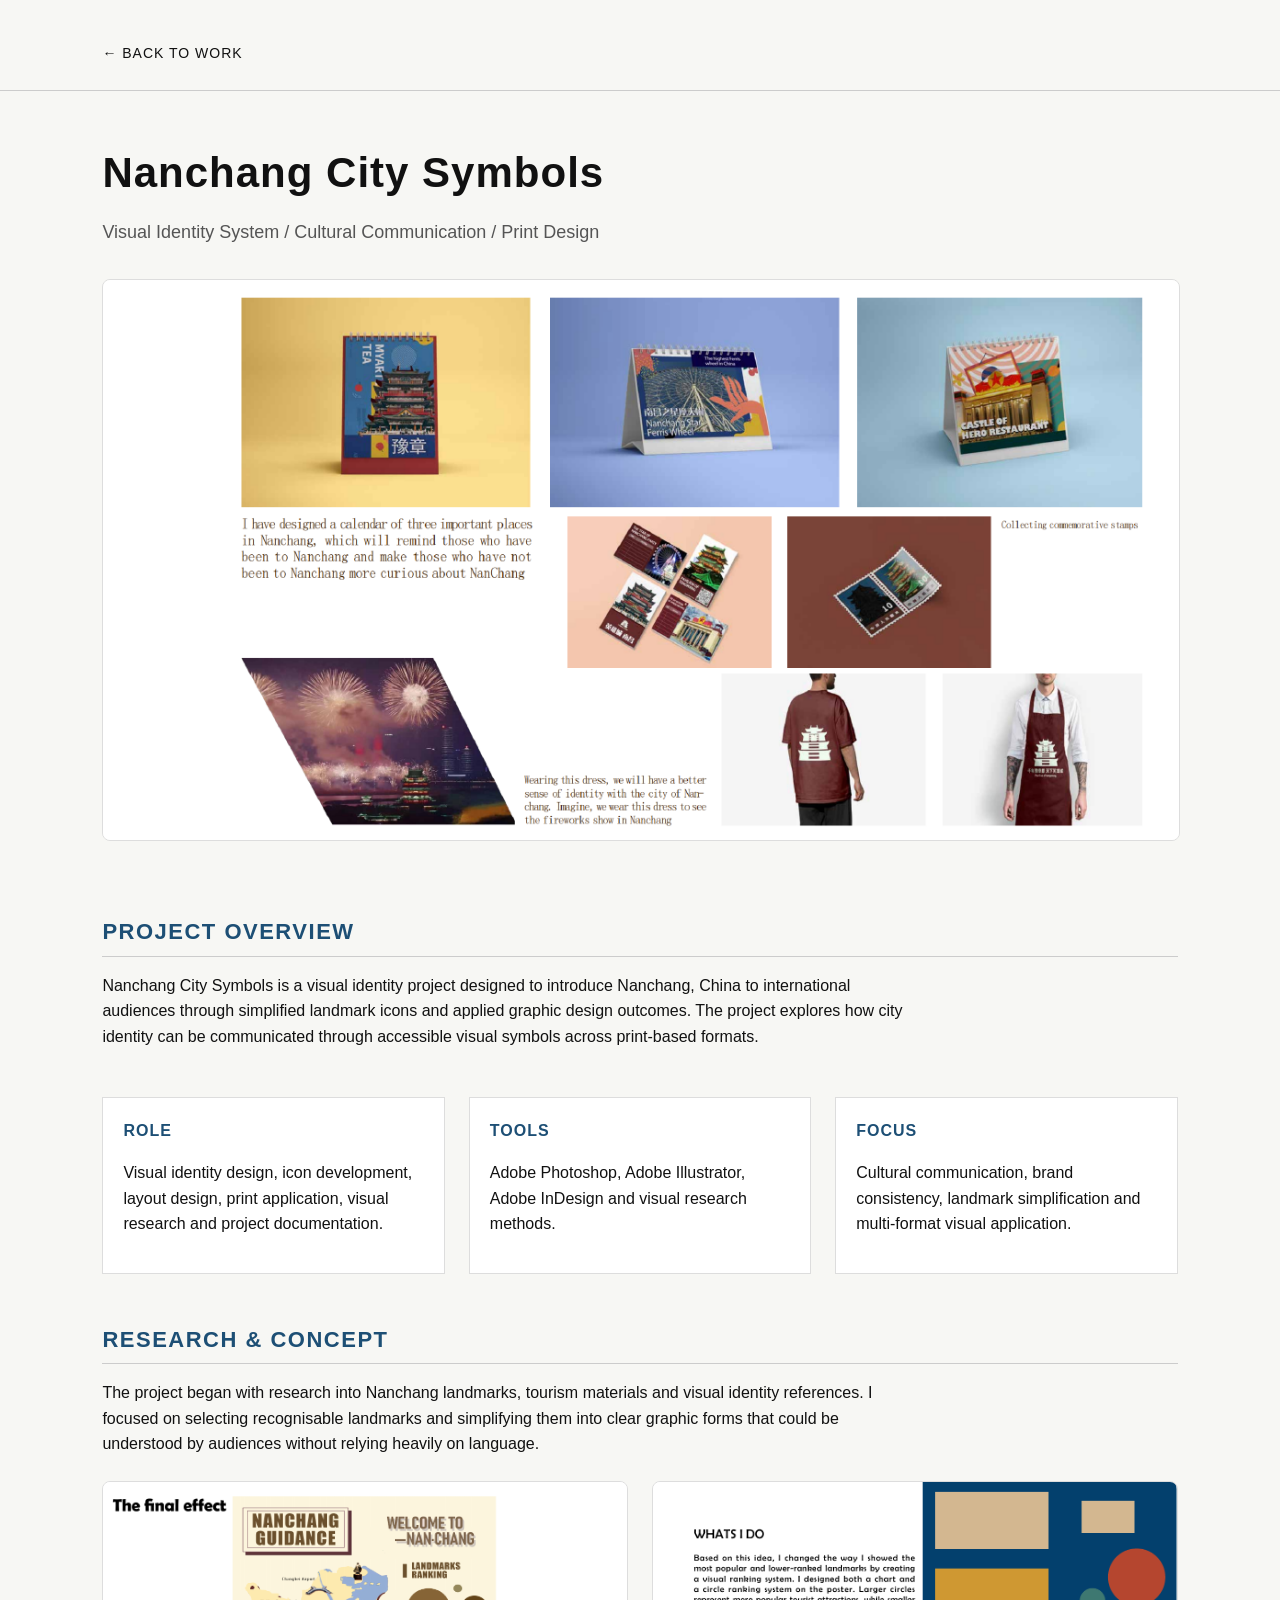
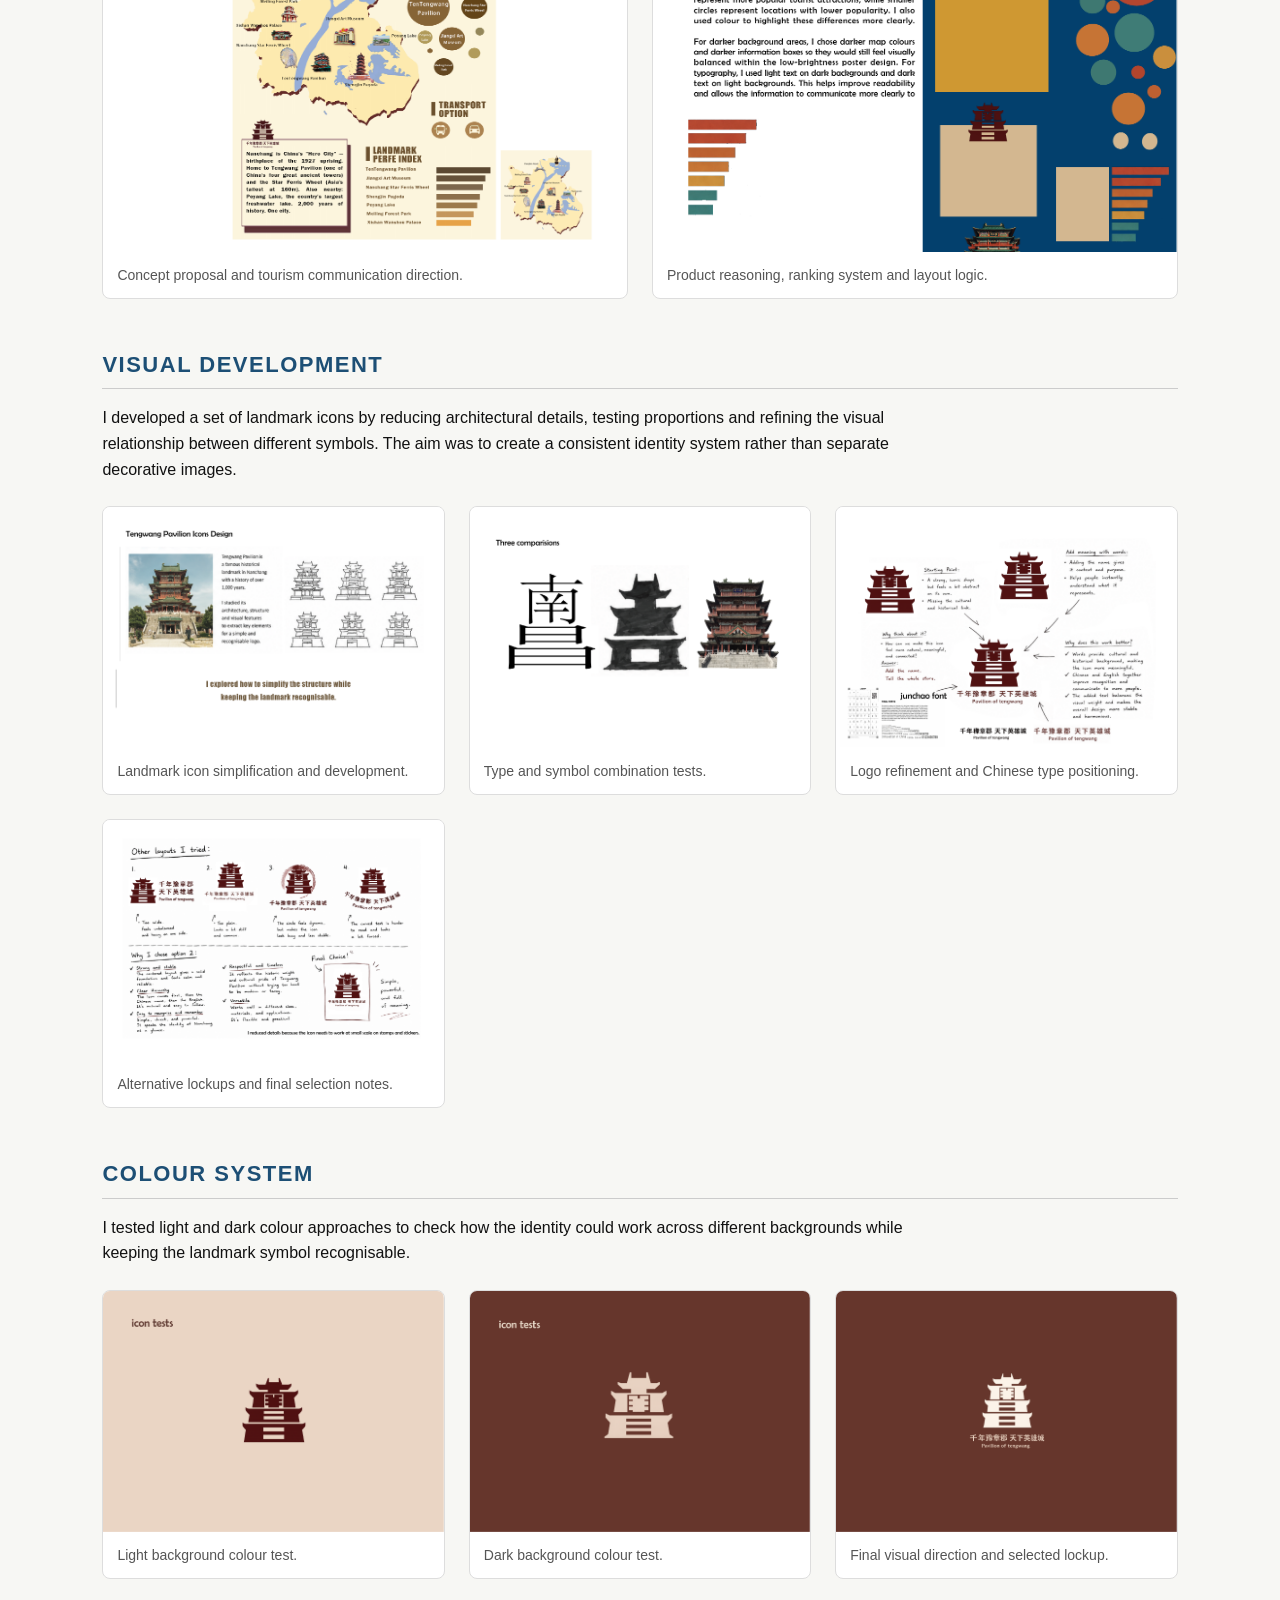
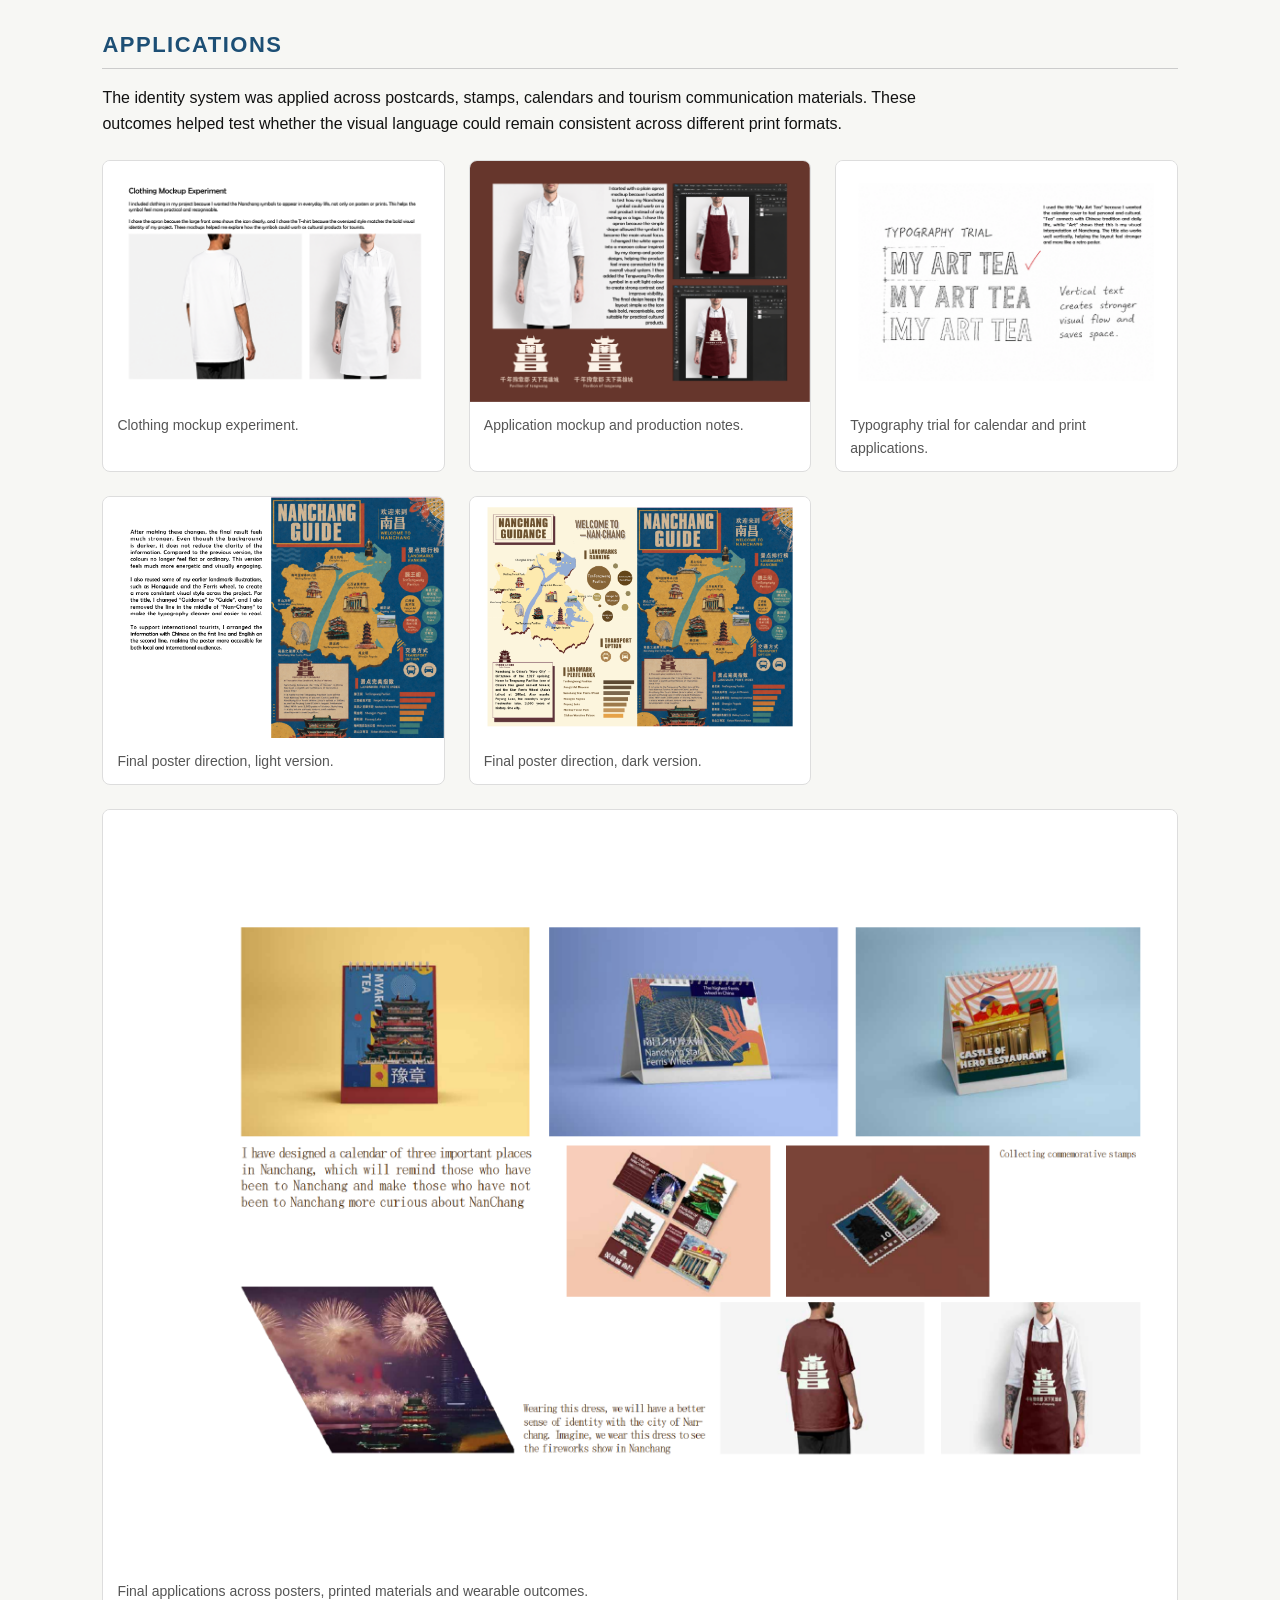
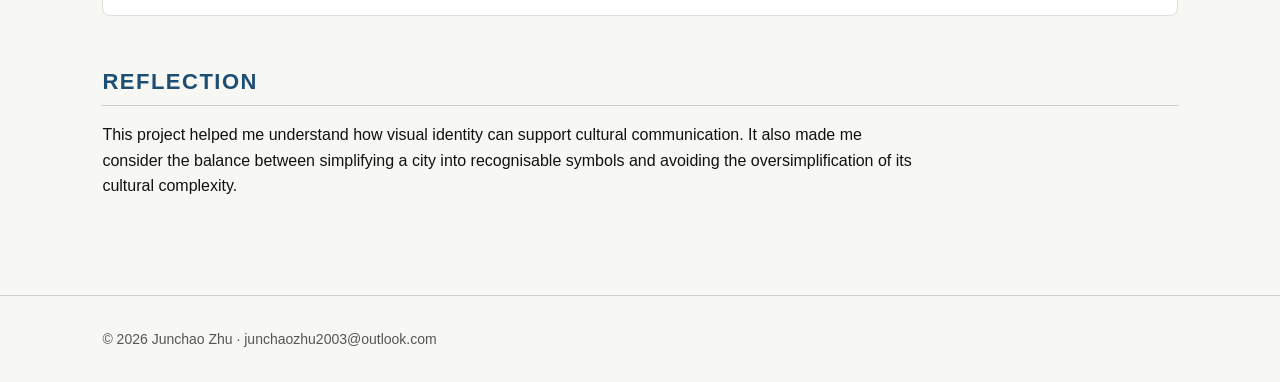
<file: nanchang.html>
<!DOCTYPE html>
<html lang="en">
<head>
  <meta charset="UTF-8" />
  <meta name="viewport" content="width=device-width, initial-scale=1.0" />
  <title>Nanchang City Symbols | Junchao Zhu</title>

  <style>
    body {
      margin: 0;
      font-family: Arial, Helvetica, sans-serif;
      color: #111;
      background: #f7f7f4;
      line-height: 1.6;
    }

    header {
      padding: 40px 8vw 24px;
      border-bottom: 1px solid #ccc;
    }

    header a {
      color: #111;
      text-decoration: none;
      font-size: 14px;
      letter-spacing: 1px;
      text-transform: uppercase;
    }

    main {
      padding: 48px 8vw;
      max-width: 1100px;
      margin: 0 auto;
    }

    h1 {
      font-size: 42px;
      margin: 0 0 12px;
      letter-spacing: 1px;
    }

    .subtitle {
      font-size: 18px;
      color: #555;
      margin-bottom: 32px;
    }

    .hero img {
      width: 100%;
      max-height: 560px;
      object-fit: cover;
      border: 1px solid #ddd;
      background: #ddd;
      margin-bottom: 48px;
      border-radius: 8px;
    }

    .section {
      margin-bottom: 48px;
    }

    h2 {
      font-size: 22px;
      color: #1d4f75;
      text-transform: uppercase;
      letter-spacing: 1.5px;
      margin-bottom: 16px;
      border-bottom: 1px solid #ccc;
      padding-bottom: 6px;
    }

    p {
      max-width: 820px;
      font-size: 16px;
    }

    .info-grid {
      display: grid;
      grid-template-columns: repeat(auto-fit, minmax(220px, 1fr));
      gap: 24px;
      margin-bottom: 48px;
    }

    .info-box {
      background: white;
      border: 1px solid #ddd;
      padding: 20px;
    }

    .info-box h3 {
      margin-top: 0;
      font-size: 16px;
      color: #1d4f75;
      text-transform: uppercase;
      letter-spacing: 1px;
    }

    .gallery {
      display: grid;
      grid-template-columns: repeat(auto-fit, minmax(280px, 1fr));
      gap: 24px;
      margin-top: 24px;
    }

    .placeholder {
      background: white;
      border: 1px solid #ddd;
      padding: 32px;
      min-height: 160px;
      color: #666;
      font-size: 15px;
    }

    .image-card {
      margin: 0;
      background: white;
      border: 1px solid #ddd;
      border-radius: 8px;
      overflow: hidden;
      transition: transform 0.25s ease, box-shadow 0.25s ease, border-color 0.25s ease;
    }

    .image-card:hover {
      transform: translateY(-4px);
      border-color: #1d4f75;
      box-shadow: 0 18px 38px rgba(0, 0, 0, 0.12);
    }

    .image-card img {
      display: block;
      width: 100%;
      height: auto;
      background: #eee;
    }

    .image-card figcaption {
      padding: 12px 14px;
      color: #555;
      font-size: 14px;
    }

    .gallery.wide {
      grid-template-columns: 1fr;
    }

    @media (max-width: 640px) {
      main {
        padding: 36px 5vw;
      }

      h1 {
        font-size: 34px;
      }
    }

    footer {
      padding: 32px 8vw;
      border-top: 1px solid #ccc;
      font-size: 14px;
      color: #555;
    }
  </style>
</head>

<body>
  <header>
    <a href="index.html">← Back to Work</a>
  </header>

  <main>
    <h1>Nanchang City Symbols</h1>
    <div class="subtitle">
      Visual Identity System / Cultural Communication / Print Design
    </div>

    <div class="hero">
      <img src="assets/images/nanchang/nanchang-final-applications.png" alt="Nanchang City Symbols final applications">
    </div>

    <section class="section">
      <h2>Project Overview</h2>
      <p>
        Nanchang City Symbols is a visual identity project designed to introduce Nanchang,
        China to international audiences through simplified landmark icons and applied
        graphic design outcomes. The project explores how city identity can be communicated
        through accessible visual symbols across print-based formats.
      </p>
    </section>

    <div class="info-grid">
      <div class="info-box">
        <h3>Role</h3>
        <p>
          Visual identity design, icon development, layout design, print application,
          visual research and project documentation.
        </p>
      </div>

      <div class="info-box">
        <h3>Tools</h3>
        <p>
          Adobe Photoshop, Adobe Illustrator, Adobe InDesign and visual research methods.
        </p>
      </div>

      <div class="info-box">
        <h3>Focus</h3>
        <p>
          Cultural communication, brand consistency, landmark simplification and
          multi-format visual application.
        </p>
      </div>
    </div>

    <section class="section">
      <h2>Research & Concept</h2>
      <p>
        The project began with research into Nanchang landmarks, tourism materials and
        visual identity references. I focused on selecting recognisable landmarks and
        simplifying them into clear graphic forms that could be understood by audiences
        without relying heavily on language.
      </p>

      <div class="gallery">
        <figure class="image-card">
          <img src="assets/images/nanchang/nanchang-concept-proposal.png" alt="Nanchang concept proposal and poster direction">
          <figcaption>Concept proposal and tourism communication direction.</figcaption>
        </figure>
        <figure class="image-card">
          <img src="assets/images/nanchang/nanchang-product-reasoning.png" alt="Nanchang product reasoning and layout system">
          <figcaption>Product reasoning, ranking system and layout logic.</figcaption>
        </figure>
      </div>
    </section>

    <section class="section">
      <h2>Visual Development</h2>
      <p>
        I developed a set of landmark icons by reducing architectural details, testing
        proportions and refining the visual relationship between different symbols. The
        aim was to create a consistent identity system rather than separate decorative images.
      </p>

      <div class="gallery">
        <figure class="image-card">
          <img src="assets/images/nanchang/nanchang-icon-development-01.png" alt="Tengwang Pavilion icon development process">
          <figcaption>Landmark icon simplification and development.</figcaption>
        </figure>
        <figure class="image-card">
          <img src="assets/images/nanchang/nanchang-type-symbol-combination.png" alt="Nanchang type and symbol combination tests">
          <figcaption>Type and symbol combination tests.</figcaption>
        </figure>
        <figure class="image-card">
          <img src="assets/images/nanchang/nanchang-logo-refinement-01.png" alt="Nanchang logo refinement process one">
          <figcaption>Logo refinement and Chinese type positioning.</figcaption>
        </figure>
        <figure class="image-card">
          <img src="assets/images/nanchang/nanchang-logo-refinement-02.png" alt="Nanchang logo refinement process two">
          <figcaption>Alternative lockups and final selection notes.</figcaption>
        </figure>
      </div>
    </section>

    <section class="section">
      <h2>Colour System</h2>
      <p>
        I tested light and dark colour approaches to check how the identity could work
        across different backgrounds while keeping the landmark symbol recognisable.
      </p>

      <div class="gallery">
        <figure class="image-card">
          <img src="assets/images/nanchang/nanchang-colour-test-light.png" alt="Nanchang light colour test">
          <figcaption>Light background colour test.</figcaption>
        </figure>
        <figure class="image-card">
          <img src="assets/images/nanchang/nanchang-colour-test-dark.png" alt="Nanchang dark colour test">
          <figcaption>Dark background colour test.</figcaption>
        </figure>
        <figure class="image-card">
          <img src="assets/images/nanchang/nanchang-final-direction.png" alt="Nanchang final visual identity direction">
          <figcaption>Final visual direction and selected lockup.</figcaption>
        </figure>
      </div>
    </section>

    <section class="section">
      <h2>Applications</h2>
      <p>
        The identity system was applied across postcards, stamps, calendars and tourism
        communication materials. These outcomes helped test whether the visual language
        could remain consistent across different print formats.
      </p>

      <div class="gallery">
        <figure class="image-card">
          <img src="assets/images/nanchang/nanchang-application-clothing-01.png" alt="Nanchang clothing mockup experiment">
          <figcaption>Clothing mockup experiment.</figcaption>
        </figure>
        <figure class="image-card">
          <img src="assets/images/nanchang/nanchang-application-clothing-02.png" alt="Nanchang apron application mockup">
          <figcaption>Application mockup and production notes.</figcaption>
        </figure>
        <figure class="image-card">
          <img src="assets/images/nanchang/nanchang-calendar-typography.png" alt="Nanchang typography trial">
          <figcaption>Typography trial for calendar and print applications.</figcaption>
        </figure>
        <figure class="image-card">
          <img src="assets/images/nanchang/nanchang-poster-final-01.png" alt="Nanchang final poster design one">
          <figcaption>Final poster direction, light version.</figcaption>
        </figure>
        <figure class="image-card">
          <img src="assets/images/nanchang/nanchang-poster-final-02.png" alt="Nanchang final poster design two">
          <figcaption>Final poster direction, dark version.</figcaption>
        </figure>
      </div>

      <div class="gallery wide">
        <figure class="image-card">
          <img src="assets/images/nanchang/nanchang-final-applications.png" alt="Nanchang final applications across multiple formats">
          <figcaption>Final applications across posters, printed materials and wearable outcomes.</figcaption>
        </figure>
      </div>
    </section>

    <section class="section">
      <h2>Reflection</h2>
      <p>
        This project helped me understand how visual identity can support cultural
        communication. It also made me consider the balance between simplifying a city
        into recognisable symbols and avoiding the oversimplification of its cultural
        complexity.
      </p>
    </section>
  </main>

  <footer>
    © 2026 Junchao Zhu · junchaozhu2003@outlook.com
  </footer>
</body>
</html>
</file>
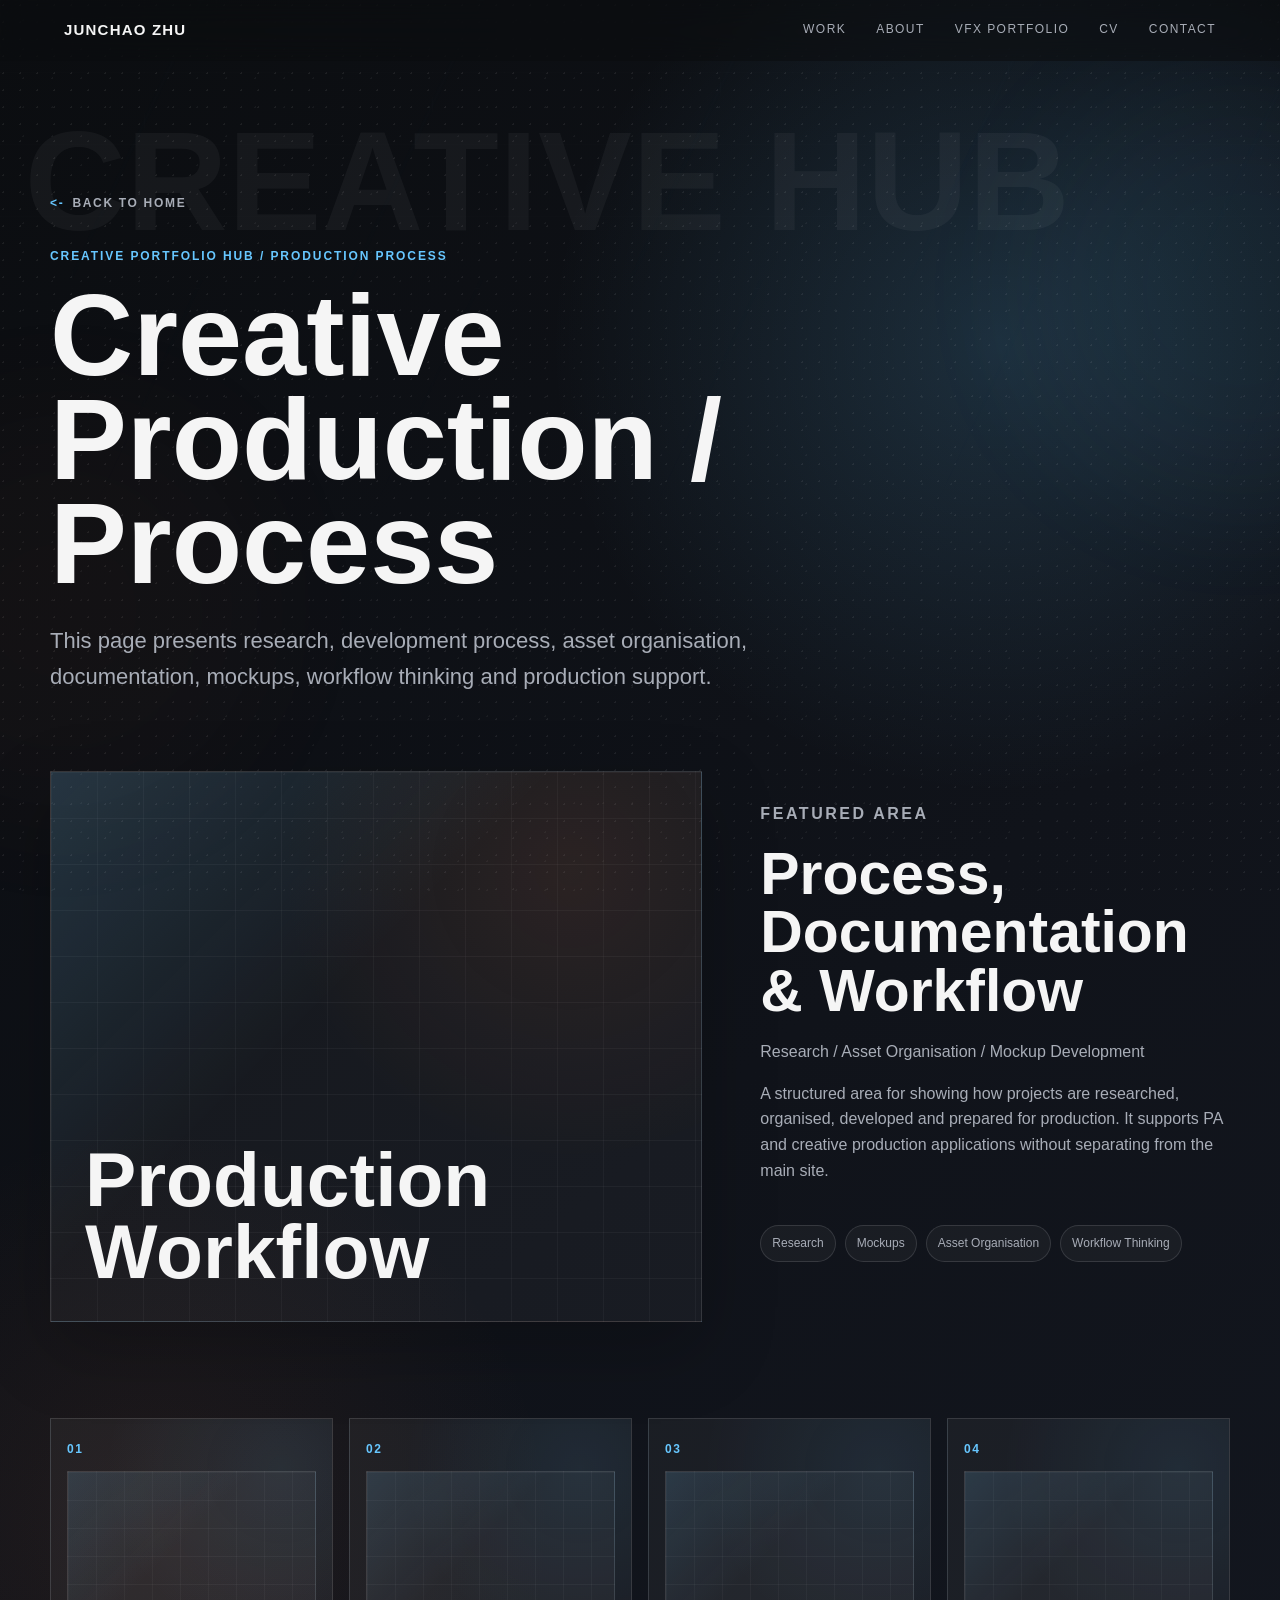
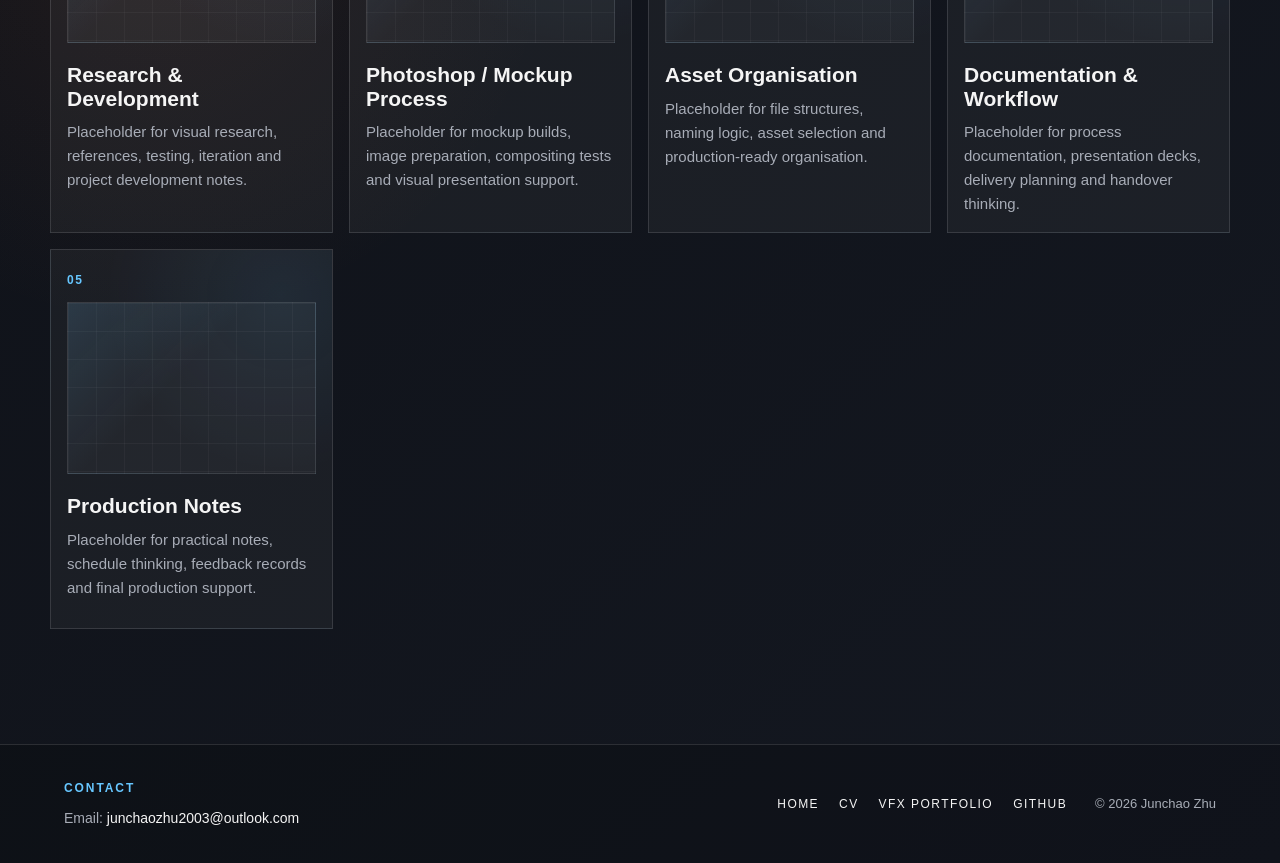
<file: production.html>
<!DOCTYPE html>
<html lang="en">
<head>
  <meta charset="UTF-8" />
  <meta name="viewport" content="width=device-width, initial-scale=1.0" />
  <title>Creative Production / Process | Junchao Zhu</title>
  <link rel="stylesheet" href="style.css" />
</head>
<body>
  <div class="background-glow glow-a"></div>
  <div class="background-glow glow-b"></div>

  <header class="site-header" data-header>
    <a class="site-brand" href="index.html">Junchao Zhu</a>
    <nav class="site-nav" aria-label="Primary navigation">
      <a href="index.html#work">Work</a>
      <a href="index.html#about">About</a>
      <a href="https://junchaozhu2003.github.io/VFX.github.io/" target="_blank" rel="noopener noreferrer">VFX Portfolio</a>
      <a href="cv/JUNCHAO_ZHU_CV_BA.pdf" target="_blank" rel="noopener noreferrer">CV</a>
      <a href="#contact">Contact</a>
    </nav>
  </header>

  <main>
    <section class="section-shell category-hero reveal">
      <a class="back-link" href="index.html">Back to Home</a>
      <p class="eyebrow">Creative Portfolio Hub / Production Process</p>
      <h1>Creative Production / Process</h1>
      <p>
        This page presents research, development process, asset organisation, documentation,
        mockups, workflow thinking and production support.
      </p>
    </section>

    <section class="section-shell category-feature reveal">
      <div class="category-feature-visual">
        <span>Production Workflow</span>
      </div>
      <div class="category-feature-copy">
        <p class="eyebrow">Featured Area</p>
        <h2>Process, Documentation &amp; Workflow</h2>
        <p class="project-subtitle">Research / Asset Organisation / Mockup Development</p>
        <p>
          A structured area for showing how projects are researched, organised, developed and prepared
          for production. It supports PA and creative production applications without separating from the main site.
        </p>
        <div class="tag-list">
          <span>Research</span>
          <span>Mockups</span>
          <span>Asset Organisation</span>
          <span>Workflow Thinking</span>
        </div>
      </div>
    </section>

    <section class="section-shell page-project-grid reveal" aria-label="Creative production project sections">
      <article class="page-project-card reveal">
        <span>01</span>
        <div class="page-placeholder"></div>
        <h3>Research &amp; Development</h3>
        <p>Placeholder for visual research, references, testing, iteration and project development notes.</p>
      </article>

      <article class="page-project-card reveal">
        <span>02</span>
        <div class="page-placeholder"></div>
        <h3>Photoshop / Mockup Process</h3>
        <p>Placeholder for mockup builds, image preparation, compositing tests and visual presentation support.</p>
      </article>

      <article class="page-project-card reveal">
        <span>03</span>
        <div class="page-placeholder"></div>
        <h3>Asset Organisation</h3>
        <p>Placeholder for file structures, naming logic, asset selection and production-ready organisation.</p>
      </article>

      <article class="page-project-card reveal">
        <span>04</span>
        <div class="page-placeholder"></div>
        <h3>Documentation &amp; Workflow</h3>
        <p>Placeholder for process documentation, presentation decks, delivery planning and handover thinking.</p>
      </article>

      <article class="page-project-card reveal">
        <span>05</span>
        <div class="page-placeholder"></div>
        <h3>Production Notes</h3>
        <p>Placeholder for practical notes, schedule thinking, feedback records and final production support.</p>
      </article>
    </section>
  </main>

  <footer class="site-footer" id="contact">
    <div class="footer-contact">
      <p class="eyebrow">Contact</p>
      <p>Email: <a href="mailto:junchaozhu2003@outlook.com">junchaozhu2003@outlook.com</a></p>
    </div>
    <div class="footer-links">
      <a href="index.html">Home</a>
      <a href="cv/JUNCHAO_ZHU_CV_BA.pdf" target="_blank" rel="noopener noreferrer">CV</a>
      <a href="https://junchaozhu2003.github.io/VFX.github.io/" target="_blank" rel="noopener noreferrer">VFX Portfolio</a>
      <a href="https://github.com/junchaozhu2003" target="_blank" rel="noreferrer">GitHub</a>
    </div>
    <p class="copyright">&copy; 2026 Junchao Zhu</p>
  </footer>

  <script src="script.js"></script>
</body>
</html>
</file>
<file: style.css>
:root {
  --bg: #0b0d10;
  --bg-soft: #11151c;
  --card: rgba(255, 255, 255, 0.045);
  --card-strong: rgba(255, 255, 255, 0.075);
  --text: #f5f5f5;
  --muted: #a8adb7;
  --line: rgba(255, 255, 255, 0.12);
  --line-bright: rgba(103, 199, 255, 0.58);
  --accent: #67c7ff;
  --warm: #c96b3c;
  --max: 1180px;
}

* {
  box-sizing: border-box;
}

html {
  scroll-behavior: smooth;
}

body {
  margin: 0;
  min-height: 100vh;
  font-family: Arial, Helvetica, sans-serif;
  color: var(--text);
  background:
    radial-gradient(circle at 78% 14%, rgba(103, 199, 255, 0.16), transparent 28rem),
    radial-gradient(circle at 12% 62%, rgba(201, 107, 60, 0.09), transparent 25rem),
    linear-gradient(140deg, #0b0d10 0%, #10131a 48%, #141821 100%);
  line-height: 1.6;
  overflow-x: hidden;
  isolation: isolate;
}

body::before {
  content: "";
  position: fixed;
  inset: 0;
  z-index: -3;
  pointer-events: none;
  opacity: 0.34;
  background-image:
    linear-gradient(rgba(255, 255, 255, 0.03) 1px, transparent 1px),
    linear-gradient(90deg, rgba(255, 255, 255, 0.022) 1px, transparent 1px),
    linear-gradient(115deg, transparent 0 48%, rgba(103, 199, 255, 0.035) 49%, transparent 50% 100%);
  background-size: 72px 72px, 72px 72px, 280px 280px;
  mask-image: linear-gradient(to bottom, black 0%, transparent 78%);
  animation: ambientGridMove 56s linear infinite;
  will-change: background-position;
}

body::after {
  content: "";
  position: fixed;
  inset: 0;
  z-index: -2;
  pointer-events: none;
  opacity: 0.14;
  background-image:
    radial-gradient(circle at 20% 30%, rgba(255, 255, 255, 0.5) 0 1px, transparent 1px),
    radial-gradient(circle at 80% 70%, rgba(255, 255, 255, 0.35) 0 1px, transparent 1px);
  background-size: 17px 17px, 29px 29px;
  animation: ambientNoiseDrift 62s linear infinite;
  will-change: background-position;
}

a {
  color: inherit;
}

.background-glow {
  position: fixed;
  width: 34vw;
  aspect-ratio: 1;
  border-radius: 50%;
  filter: blur(70px);
  pointer-events: none;
  opacity: 0.24;
  animation: ambientGlowDrift 38s ease-in-out infinite alternate;
  will-change: transform;
}

.glow-a {
  top: 8vh;
  right: -14vw;
  background: rgba(103, 199, 255, 0.24);
}

.glow-b {
  bottom: 8vh;
  left: -12vw;
  background: rgba(201, 107, 60, 0.14);
  animation-duration: 46s;
  animation-direction: alternate-reverse;
}

@keyframes ambientGridMove {
  from {
    background-position: 0 0, 0 0, 0 0;
  }

  to {
    background-position: 36px 28px, 36px 28px, 34px 34px;
  }
}

@keyframes ambientNoiseDrift {
  from {
    background-position: 0 0, 0 0;
  }

  to {
    background-position: 28px 22px, -24px 18px;
  }
}

@keyframes ambientGlowDrift {
  from {
    transform: translate3d(0, 0, 0) scale(1);
  }

  to {
    transform: translate3d(42px, -34px, 0) scale(1.05);
  }
}

main,
.site-footer {
  position: relative;
  z-index: 1;
}

.site-header {
  position: sticky;
  top: 0;
  z-index: 20;
  display: flex;
  align-items: center;
  justify-content: space-between;
  gap: 24px;
  padding: 18px clamp(18px, 5vw, 64px);
  border-bottom: 1px solid transparent;
  background: rgba(11, 13, 16, 0.55);
  backdrop-filter: blur(18px);
  transition: border-color 180ms ease, background 180ms ease;
}

.site-header.is-scrolled {
  border-bottom-color: var(--line);
  background: rgba(11, 13, 16, 0.82);
}

.site-brand {
  font-size: 15px;
  font-weight: 700;
  letter-spacing: 0.08em;
  text-decoration: none;
  text-transform: uppercase;
}

.site-nav {
  display: flex;
  align-items: center;
  justify-content: flex-end;
  gap: clamp(12px, 2.4vw, 30px);
  flex-wrap: wrap;
}

.site-nav a,
.footer-links a {
  position: relative;
  color: var(--muted);
  font-size: 12px;
  letter-spacing: 0.12em;
  text-decoration: none;
  text-transform: uppercase;
  transition: color 260ms ease, transform 260ms ease;
}

.site-nav a::after,
.footer-links a::after {
  content: "";
  position: absolute;
  left: 0;
  right: 0;
  bottom: -6px;
  height: 1px;
  background: var(--accent);
  transform: scaleX(0);
  transform-origin: left;
  transition: transform 180ms ease;
}

.site-nav a:hover,
.footer-links a:hover {
  color: var(--text);
  transform: translateY(-2px);
}

.site-nav a:hover::after,
.footer-links a:hover::after {
  transform: scaleX(1);
}

.section-shell {
  width: min(var(--max), calc(100% - 40px));
  margin: 0 auto;
}

.hero {
  position: relative;
  display: grid;
  grid-template-columns: minmax(0, 1fr) minmax(360px, 0.82fr);
  gap: clamp(34px, 6vw, 84px);
  align-items: center;
  min-height: calc(100vh - 72px);
  padding: clamp(58px, 9vw, 112px) 0;
}

.hero::before {
  content: "CREATIVE SYSTEMS";
  position: absolute;
  top: 8%;
  left: -3vw;
  z-index: -1;
  color: rgba(255, 255, 255, 0.052);
  font-size: clamp(68px, 12vw, 178px);
  font-weight: 800;
  line-height: 0.9;
  letter-spacing: 0.015em;
  white-space: nowrap;
}

.hero::after {
  content: "";
  position: absolute;
  right: 32%;
  bottom: 14%;
  width: 240px;
  height: 1px;
  background: linear-gradient(90deg, transparent, rgba(103, 199, 255, 0.26), transparent);
  transform: rotate(-18deg);
  pointer-events: none;
}

.eyebrow {
  margin: 0 0 18px;
  color: var(--accent);
  font-size: 12px;
  font-weight: 700;
  letter-spacing: 0.16em;
  text-transform: uppercase;
}

.hero h1 {
  margin: 0;
  font-size: clamp(64px, 11vw, 142px);
  line-height: 0.88;
  letter-spacing: 0;
}

.hero h2 {
  margin: 14px 0 0;
  color: rgba(255, 255, 255, 0.82);
  font-size: clamp(30px, 5.4vw, 72px);
  font-weight: 400;
  line-height: 1;
}

.hero-line {
  max-width: 780px;
  margin: 28px 0 0;
  color: var(--text);
  font-size: clamp(17px, 2vw, 24px);
}

.hero-intro {
  max-width: 620px;
  margin: 18px 0 0;
  color: var(--muted);
  font-size: 17px;
}

.hero-actions {
  display: flex;
  flex-wrap: wrap;
  gap: 12px;
  margin-top: 34px;
}

.button {
  display: inline-flex;
  align-items: center;
  justify-content: center;
  min-height: 44px;
  padding: 0 18px;
  border: 1px solid var(--line);
  border-radius: 999px;
  color: var(--text);
  font-size: 12px;
  font-weight: 700;
  letter-spacing: 0.12em;
  text-decoration: none;
  text-transform: uppercase;
  transition: transform 320ms ease, border-color 320ms ease, background 320ms ease, box-shadow 320ms ease;
}

.button:hover {
  transform: translateY(-4px) scale(1.01);
}

.button-primary {
  border-color: rgba(103, 199, 255, 0.88);
  background: var(--accent);
  color: #061016;
  box-shadow: 0 16px 36px rgba(103, 199, 255, 0.18);
}

.button-primary:hover {
  box-shadow: 0 20px 46px rgba(103, 199, 255, 0.28);
}

.button-outline:hover,
.button-ghost:hover {
  border-color: var(--line-bright);
  background: rgba(103, 199, 255, 0.08);
  box-shadow: 0 18px 38px rgba(0, 0, 0, 0.18);
}

.button-ghost {
  color: var(--muted);
}

.hero-visual {
  position: relative;
  min-height: 520px;
  border: 1px solid rgba(255, 255, 255, 0.14);
  background:
    linear-gradient(135deg, rgba(255, 255, 255, 0.078), rgba(255, 255, 255, 0.018)),
    radial-gradient(circle at 32% 18%, rgba(103, 199, 255, 0.22), transparent 22rem),
    radial-gradient(circle at 88% 82%, rgba(201, 107, 60, 0.08), transparent 18rem);
  box-shadow: 0 34px 80px rgba(0, 0, 0, 0.32), 0 0 42px rgba(103, 199, 255, 0.06);
  overflow: hidden;
}

.hero-visual::before {
  content: "";
  position: absolute;
  inset: 14px;
  border: 1px solid rgba(103, 199, 255, 0.1);
  pointer-events: none;
}

.visual-label {
  padding: 18px 20px;
  border-bottom: 1px solid var(--line);
  color: var(--muted);
  font-size: 11px;
  font-weight: 700;
  letter-spacing: 0.14em;
  text-transform: uppercase;
}

.visual-frame {
  position: relative;
  height: 462px;
  overflow: hidden;
  background:
    linear-gradient(rgba(255, 255, 255, 0.044) 1px, transparent 1px),
    linear-gradient(90deg, rgba(255, 255, 255, 0.038) 1px, transparent 1px),
    linear-gradient(145deg, transparent 0 45%, rgba(103, 199, 255, 0.05) 46%, transparent 47% 100%),
    radial-gradient(circle at 64% 42%, rgba(103, 199, 255, 0.17), transparent 16rem);
  background-size: 42px 42px, 42px 42px, 180px 180px, auto;
}

.corner {
  position: absolute;
  width: 32px;
  height: 32px;
  border-color: rgba(103, 199, 255, 0.78);
}

.corner-tl {
  top: 24px;
  left: 24px;
  border-top: 1px solid;
  border-left: 1px solid;
}

.corner-tr {
  top: 24px;
  right: 24px;
  border-top: 1px solid;
  border-right: 1px solid;
}

.corner-bl {
  bottom: 24px;
  left: 24px;
  border-bottom: 1px solid;
  border-left: 1px solid;
}

.corner-br {
  right: 24px;
  bottom: 24px;
  border-right: 1px solid;
  border-bottom: 1px solid;
}

.visual-orbit {
  position: absolute;
  inset: 23%;
  border: 1px solid rgba(255, 255, 255, 0.14);
  border-radius: 50%;
  box-shadow: inset 0 0 38px rgba(103, 199, 255, 0.08);
}

.visual-axis {
  position: absolute;
  background: linear-gradient(90deg, transparent, rgba(103, 199, 255, 0.22), transparent);
  pointer-events: none;
}

.axis-horizontal {
  top: 50%;
  left: 10%;
  width: 80%;
  height: 1px;
}

.axis-vertical {
  top: 12%;
  left: 50%;
  width: 1px;
  height: 74%;
  background: linear-gradient(180deg, transparent, rgba(103, 199, 255, 0.18), transparent);
}

.visual-shape {
  position: absolute;
  border: 1px solid rgba(255, 255, 255, 0.13);
  background:
    linear-gradient(135deg, rgba(255, 255, 255, 0.09), rgba(255, 255, 255, 0.015)),
    rgba(11, 13, 16, 0.6);
  box-shadow: 0 12px 36px rgba(0, 0, 0, 0.22);
}

.visual-shape::before {
  content: "";
  position: absolute;
  inset: 7px;
  border: 1px solid rgba(103, 199, 255, 0.08);
  pointer-events: none;
}

.shape-one {
  top: 86px;
  left: 12%;
  width: 150px;
  height: 86px;
}

.shape-two {
  right: 9%;
  bottom: 106px;
  width: 170px;
  height: 92px;
}

.shape-three {
  left: 26%;
  bottom: 52px;
  width: 132px;
  height: 132px;
  border-radius: 50%;
  background:
    radial-gradient(circle at 38% 30%, rgba(103, 199, 255, 0.18), transparent 54%),
    rgba(11, 13, 16, 0.5);
}

.shape-four {
  top: 178px;
  right: 18%;
  width: 118px;
  height: 68px;
  transform: rotate(-12deg);
  border-color: rgba(103, 199, 255, 0.18);
}

.selected-work,
.featured-project,
.about-preview {
  padding: clamp(62px, 9vw, 118px) 0;
}

.section-heading {
  display: grid;
  grid-template-columns: minmax(220px, 0.42fr) minmax(0, 1fr);
  gap: 32px;
  align-items: end;
  margin-bottom: 28px;
}

.section-heading h2,
.project-copy h2 {
  margin: 0;
  font-size: clamp(34px, 5vw, 68px);
  line-height: 0.98;
}

.category-grid {
  display: grid;
  grid-template-columns: repeat(4, minmax(0, 1fr));
  gap: 16px;
}

.category-card {
  position: relative;
  display: block;
  min-height: 470px;
  padding: 16px;
  border: 1px solid var(--line);
  background: var(--card);
  color: inherit;
  text-decoration: none;
  overflow: hidden;
  transition: transform 340ms ease, border-color 340ms ease, background 340ms ease, box-shadow 340ms ease;
}

.category-card::before {
  content: "";
  position: absolute;
  top: 12px;
  right: 12px;
  width: 28px;
  height: 28px;
  border-top: 1px solid rgba(103, 199, 255, 0.28);
  border-right: 1px solid rgba(103, 199, 255, 0.28);
  opacity: 0.72;
  pointer-events: none;
}

.category-card::after {
  content: "";
  position: absolute;
  inset: auto 16px 16px auto;
  width: 42px;
  height: 42px;
  opacity: 0.24;
  pointer-events: none;
  background-image:
    linear-gradient(rgba(103, 199, 255, 0.34) 1px, transparent 1px),
    linear-gradient(90deg, rgba(103, 199, 255, 0.28) 1px, transparent 1px);
  background-size: 8px 8px;
}

.category-card:hover {
  transform: translateY(-4px) scale(1.01);
  border-color: var(--line-bright);
  background: var(--card-strong);
  box-shadow: 0 26px 62px rgba(0, 0, 0, 0.28);
}

.placeholder-block {
  position: relative;
  aspect-ratio: 16 / 9;
  height: auto;
  margin-bottom: 22px;
  border: 1px solid rgba(255, 255, 255, 0.1);
  background:
    linear-gradient(135deg, rgba(103, 199, 255, 0.12), transparent 44%),
    linear-gradient(rgba(255, 255, 255, 0.04) 1px, transparent 1px),
    linear-gradient(90deg, rgba(255, 255, 255, 0.035) 1px, transparent 1px),
    rgba(255, 255, 255, 0.035);
  background-size: auto, 28px 28px, 28px 28px, auto;
  transition: transform 340ms ease;
  overflow: hidden;
}

.category-cover {
  isolation: isolate;
}

.category-cover img {
  position: absolute;
  inset: 0;
  z-index: 0;
  width: 100%;
  height: 100%;
  object-fit: cover;
  object-position: center;
  filter: saturate(0.88) contrast(1.02) brightness(0.78);
  transform: scale(1);
  transition: transform 420ms ease, filter 420ms ease;
}

.category-cover.has-image::before {
  content: "";
  position: absolute;
  inset: 0;
  z-index: 1;
  background:
    linear-gradient(180deg, rgba(11, 13, 16, 0.14), rgba(11, 13, 16, 0.48)),
    radial-gradient(circle at 78% 18%, rgba(103, 199, 255, 0.16), transparent 14rem);
  pointer-events: none;
}

.cover-label {
  position: absolute;
  left: 14px;
  bottom: 12px;
  z-index: 2;
  color: rgba(245, 245, 245, 0.78);
  font-size: 10px;
  font-weight: 700;
  letter-spacing: 0.16em;
  text-transform: uppercase;
}

.placeholder-block::after {
  position: absolute;
  right: 12px;
  bottom: 10px;
  color: rgba(255, 255, 255, 0.08);
  font-size: 24px;
  font-weight: 800;
  letter-spacing: 0.04em;
}

.category-card-brand .placeholder-block::after {
  content: "IDENTITY";
}

.category-card-brand .placeholder-block.has-image::after {
  content: "";
}

.category-card-graphic .placeholder-block::after {
  content: "GRAPHIC";
}

.category-card-production .placeholder-block::after {
  content: "PROCESS";
}

.category-card:hover .placeholder-block {
  transform: scale(1.025);
}

.category-card:hover .category-cover img {
  filter: saturate(0.92) contrast(1.06) brightness(0.86);
  transform: scale(1.06);
}

.category-card-vfx {
  position: relative;
}

.category-card-vfx::after {
  content: "";
  position: absolute;
  inset: 0;
  pointer-events: none;
  opacity: 0;
  background: radial-gradient(circle at 78% 18%, rgba(103, 199, 255, 0.14), transparent 15rem);
  transition: opacity 180ms ease;
}

.category-card-vfx:hover {
  border-color: rgba(103, 199, 255, 0.72);
  box-shadow: 0 28px 66px rgba(0, 0, 0, 0.3), 0 0 36px rgba(103, 199, 255, 0.1);
}

.category-card-vfx:hover::after {
  opacity: 1;
}

.category-card-vfx .placeholder-block {
  background:
    linear-gradient(135deg, rgba(103, 199, 255, 0.18), transparent 42%),
    linear-gradient(rgba(255, 255, 255, 0.04) 1px, transparent 1px),
    linear-gradient(90deg, rgba(255, 255, 255, 0.035) 1px, transparent 1px),
    rgba(255, 255, 255, 0.035);
  background-size: auto, 24px 24px, 24px 24px, auto;
}

.card-kicker,
.card-link-label {
  display: inline-block;
  color: var(--accent);
  font-size: 11px;
  font-weight: 700;
  letter-spacing: 0.14em;
  text-transform: uppercase;
}

.card-number {
  display: inline-block;
  margin: 0 0 10px;
  color: rgba(245, 245, 245, 0.54);
  font-size: 12px;
  font-weight: 700;
  letter-spacing: 0.14em;
}

.card-kicker {
  display: block;
  margin-bottom: 10px;
}

.card-link-label {
  margin-top: 18px;
}

.category-card h3 {
  margin: 0 0 12px;
  font-size: 22px;
  line-height: 1.12;
}

.category-card p,
.project-copy p,
.about-profile p,
.practice-item p {
  color: var(--muted);
  font-size: 16px;
}

.focus-list {
  margin-top: 20px;
  padding-top: 16px;
  border-top: 1px solid rgba(255, 255, 255, 0.09);
}

.focus-list strong {
  display: block;
  margin-bottom: 10px;
  color: rgba(245, 245, 245, 0.78);
  font-size: 11px;
  letter-spacing: 0.14em;
  text-transform: uppercase;
}

.focus-list ul {
  display: grid;
  gap: 6px;
  margin: 0;
  padding: 0;
  list-style: none;
}

.focus-list li {
  position: relative;
  padding-left: 14px;
  color: var(--muted);
  font-size: 13px;
  line-height: 1.35;
}

.focus-list li::before {
  content: "";
  position: absolute;
  top: 0.68em;
  left: 0;
  width: 5px;
  height: 1px;
  background: var(--accent);
}

.featured-project {
  display: grid;
  grid-template-columns: minmax(0, 1.08fr) minmax(320px, 0.72fr);
  gap: clamp(28px, 5vw, 62px);
  align-items: stretch;
}

.project-media {
  min-height: 500px;
  border: 1px solid var(--line);
  background:
    radial-gradient(circle at 74% 22%, rgba(103, 199, 255, 0.08), transparent 18rem),
    rgba(255, 255, 255, 0.035);
  overflow: hidden;
}

.project-placeholder {
  position: relative;
  display: grid;
  place-items: center;
  width: 100%;
  height: 100%;
  min-height: 520px;
  padding: clamp(18px, 3vw, 34px);
  background:
    linear-gradient(135deg, rgba(103, 199, 255, 0.2), transparent 44%),
    radial-gradient(circle at 72% 22%, rgba(201, 107, 60, 0.14), transparent 18rem),
    linear-gradient(rgba(255, 255, 255, 0.04) 1px, transparent 1px),
    linear-gradient(90deg, rgba(255, 255, 255, 0.035) 1px, transparent 1px);
  background-size: auto, auto, 50px 50px, 50px 50px;
  overflow: hidden;
}

.project-placeholder::after {
  content: "";
  position: absolute;
  inset: 0;
  z-index: 1;
  background:
    linear-gradient(180deg, rgba(11, 13, 16, 0.06), rgba(11, 13, 16, 0.14)),
    radial-gradient(circle at 12% 88%, rgba(11, 13, 16, 0.2), transparent 18rem);
  pointer-events: none;
}

.featured-project-preview {
  position: absolute;
  inset: 0;
  z-index: 0;
  width: 100%;
  height: 100%;
  object-fit: contain;
  object-position: center;
  padding: clamp(18px, 3vw, 34px);
  background:
    radial-gradient(circle at 70% 22%, rgba(103, 199, 255, 0.08), transparent 18rem),
    rgba(255, 255, 255, 0.03);
}

.project-copy {
  display: flex;
  flex-direction: column;
  justify-content: center;
  padding: clamp(22px, 3vw, 36px) 0;
}

.project-subtitle {
  margin: 18px 0 0;
  color: var(--text);
  font-size: 18px;
}

.tag-list {
  display: flex;
  flex-wrap: wrap;
  gap: 9px;
  margin: 26px 0 30px;
}

.tag-list span {
  padding: 8px 11px;
  border: 1px solid var(--line);
  border-radius: 999px;
  background: rgba(255, 255, 255, 0.04);
  color: var(--muted);
  font-size: 12px;
}

.text-link {
  width: fit-content;
  color: var(--accent);
  font-size: 13px;
  font-weight: 700;
  letter-spacing: 0.12em;
  text-decoration: none;
  text-transform: uppercase;
}

.text-link::after {
  content: " ->";
}

.about-preview {
  position: relative;
  display: block;
  border-top: 1px solid var(--line);
  overflow: hidden;
}

.about-background-word {
  position: absolute;
  top: 76px;
  left: -1vw;
  z-index: -1;
  color: rgba(255, 255, 255, 0.04);
  font-size: clamp(52px, 10vw, 148px);
  font-weight: 800;
  line-height: 0.92;
  letter-spacing: 0.02em;
  white-space: nowrap;
}

.about-heading {
  max-width: 820px;
  margin-bottom: clamp(28px, 4vw, 46px);
}

.about-heading h2 {
  margin: 0;
  font-size: clamp(36px, 5.8vw, 78px);
  line-height: 0.98;
}

.about-grid {
  display: grid;
  grid-template-columns: minmax(0, 0.88fr) minmax(360px, 0.72fr);
  gap: clamp(26px, 5vw, 64px);
  align-items: start;
}

.about-profile {
  padding-top: 6px;
}

.about-profile > p:first-child {
  max-width: 720px;
  margin: 0;
  color: rgba(245, 245, 245, 0.9);
  font-size: clamp(18px, 2vw, 22px);
  line-height: 1.55;
}

.currently-exploring {
  max-width: 680px;
  margin: 28px 0 0;
  padding-top: 22px;
  border-top: 1px solid var(--line);
}

.about-actions {
  display: flex;
  flex-wrap: wrap;
  gap: 12px;
  margin-top: 30px;
}

.practice-panel {
  position: relative;
  padding: clamp(20px, 3vw, 30px);
  border: 1px solid var(--line);
  background:
    radial-gradient(circle at 84% 12%, rgba(103, 199, 255, 0.1), transparent 13rem),
    rgba(255, 255, 255, 0.045);
  box-shadow: 0 24px 64px rgba(0, 0, 0, 0.22);
}

.practice-panel::before {
  content: "";
  position: absolute;
  inset: 10px;
  border: 1px solid rgba(103, 199, 255, 0.12);
  pointer-events: none;
}

.practice-panel h3 {
  margin: 0 0 24px;
  color: var(--text);
  font-size: 13px;
  letter-spacing: 0.14em;
  text-transform: uppercase;
}

.practice-list {
  display: grid;
  gap: 20px;
}

.practice-item {
  display: grid;
  grid-template-columns: 34px 1fr;
  gap: 16px;
  padding-bottom: 18px;
  border-bottom: 1px solid rgba(255, 255, 255, 0.09);
}

.practice-item:last-child {
  padding-bottom: 0;
  border-bottom: 0;
}

.practice-item span {
  color: var(--accent);
  font-size: 12px;
  font-weight: 700;
  letter-spacing: 0.12em;
}

.practice-item h4 {
  margin: 0 0 6px;
  color: var(--text);
  font-size: 17px;
}

.practice-item p {
  margin: 0;
  line-height: 1.5;
}

.site-footer {
  display: grid;
  grid-template-columns: minmax(260px, 1fr) auto auto;
  gap: 28px;
  align-items: center;
  padding: 34px clamp(18px, 5vw, 64px);
  border-top: 1px solid var(--line);
  background: rgba(0, 0, 0, 0.18);
}

.site-footer a {
  color: var(--text);
  text-decoration: none;
}

.footer-contact p:not(.eyebrow) {
  margin: 0;
  color: var(--muted);
  font-size: 14px;
}

.footer-contact .eyebrow {
  margin-bottom: 8px;
}

.footer-links {
  display: flex;
  gap: 20px;
  flex-wrap: wrap;
}

.copyright {
  margin: 0;
  color: var(--muted);
  font-size: 13px;
}

.category-hero {
  position: relative;
  padding: clamp(70px, 10vw, 132px) 0 clamp(44px, 6vw, 78px);
}

.category-hero::before {
  content: "CREATIVE HUB";
  position: absolute;
  top: 58px;
  left: -2vw;
  z-index: -1;
  color: rgba(255, 255, 255, 0.045);
  font-size: clamp(58px, 11vw, 160px);
  font-weight: 800;
  line-height: 0.9;
  white-space: nowrap;
}

.back-link {
  display: inline-flex;
  margin-bottom: 34px;
  color: var(--muted);
  font-size: 12px;
  font-weight: 700;
  letter-spacing: 0.14em;
  text-decoration: none;
  text-transform: uppercase;
  transition: color 180ms ease;
}

.back-link::before {
  content: "<-";
  margin-right: 8px;
  color: var(--accent);
}

.back-link:hover {
  color: var(--text);
}

.category-hero h1 {
  max-width: 940px;
  margin: 0;
  font-size: clamp(54px, 9vw, 118px);
  line-height: 0.9;
  letter-spacing: 0;
}

.category-hero > p:last-child {
  max-width: 760px;
  margin: 28px 0 0;
  color: var(--muted);
  font-size: clamp(17px, 2vw, 22px);
}

.category-feature {
  display: grid;
  grid-template-columns: minmax(0, 1fr) minmax(320px, 0.72fr);
  gap: clamp(26px, 5vw, 58px);
  align-items: stretch;
  padding: 0 0 clamp(54px, 8vw, 96px);
}

.category-feature-visual {
  display: grid;
  place-items: end start;
  min-height: 430px;
  padding: clamp(22px, 3vw, 34px);
  border: 1px solid var(--line);
  background:
    linear-gradient(135deg, rgba(103, 199, 255, 0.16), transparent 42%),
    radial-gradient(circle at 80% 18%, rgba(201, 107, 60, 0.11), transparent 18rem),
    linear-gradient(rgba(255, 255, 255, 0.04) 1px, transparent 1px),
    linear-gradient(90deg, rgba(255, 255, 255, 0.034) 1px, transparent 1px),
    rgba(255, 255, 255, 0.035);
  background-size: auto, auto, 46px 46px, 46px 46px, auto;
  box-shadow: 0 26px 70px rgba(0, 0, 0, 0.22);
}

.category-feature-visual span {
  max-width: 520px;
  font-size: clamp(38px, 6vw, 82px);
  font-weight: 800;
  line-height: 0.94;
}

.category-feature-image {
  padding: 0;
  overflow: hidden;
}

.category-feature-image img {
  display: block;
  width: 100%;
  height: 100%;
  min-height: 430px;
  object-fit: cover;
}

.category-feature-copy {
  display: flex;
  flex-direction: column;
  justify-content: center;
  padding: clamp(10px, 3vw, 30px) 0;
}

.category-feature-copy h2 {
  margin: 0;
  font-size: clamp(32px, 4.6vw, 62px);
  line-height: 1;
}

.category-feature-copy p {
  color: var(--muted);
  font-size: 16px;
}

.page-project-grid {
  display: grid;
  grid-template-columns: repeat(4, minmax(0, 1fr));
  gap: 16px;
  padding-bottom: clamp(66px, 9vw, 116px);
}

.page-project-card {
  min-height: 380px;
  padding: 16px;
  border: 1px solid var(--line);
  background:
    radial-gradient(circle at 82% 12%, rgba(103, 199, 255, 0.08), transparent 11rem),
    var(--card);
  overflow: hidden;
  transition: transform 180ms ease, border-color 180ms ease, background 180ms ease, box-shadow 180ms ease;
}

.page-project-card:hover {
  transform: translateY(-4px) scale(1.01);
  border-color: var(--line-bright);
  background: var(--card-strong);
  box-shadow: 0 22px 54px rgba(0, 0, 0, 0.24);
}

.reveal {
  opacity: 0;
  transform: translateY(24px);
  transition: opacity 760ms ease, transform 760ms ease;
  will-change: opacity, transform;
}

.reveal.visible {
  opacity: 1;
  transform: translateY(0);
}

.reveal-delay-1 {
  transition-delay: 80ms;
}

.reveal-delay-2 {
  transition-delay: 160ms;
}

.reveal-delay-3 {
  transition-delay: 240ms;
}

.reveal-delay-4 {
  transition-delay: 320ms;
}

.reveal-delay-5 {
  transition-delay: 400ms;
}

.reveal-delay-6 {
  transition-delay: 480ms;
}

.page-project-card > span {
  display: inline-block;
  margin-bottom: 12px;
  color: var(--accent);
  font-size: 12px;
  font-weight: 700;
  letter-spacing: 0.14em;
}

.page-placeholder {
  height: 172px;
  margin-bottom: 20px;
  border: 1px solid rgba(255, 255, 255, 0.1);
  background:
    linear-gradient(135deg, rgba(103, 199, 255, 0.12), transparent 44%),
    linear-gradient(rgba(255, 255, 255, 0.04) 1px, transparent 1px),
    linear-gradient(90deg, rgba(255, 255, 255, 0.034) 1px, transparent 1px),
    rgba(255, 255, 255, 0.035);
  background-size: auto, 28px 28px, 28px 28px, auto;
}

.page-project-card h3 {
  margin: 0 0 10px;
  font-size: 21px;
  line-height: 1.12;
}

.page-project-card p {
  margin: 0;
  color: var(--muted);
  font-size: 15px;
}

.nanchang-project-grid {
  grid-template-columns: repeat(2, minmax(0, 1fr));
}

.nanchang-project-card {
  min-height: auto;
}

.nanchang-image-stack {
  display: grid;
  grid-template-columns: repeat(2, minmax(0, 1fr));
  gap: 12px;
  margin: 18px 0 18px;
}

.nanchang-image-stack img {
  display: block;
  width: 100%;
  height: 100%;
  min-height: 180px;
  max-height: 320px;
  object-fit: cover;
  border: 1px solid rgba(255, 255, 255, 0.1);
  border-radius: 8px;
  background: rgba(255, 255, 255, 0.04);
  transition: transform 320ms ease, border-color 320ms ease, box-shadow 320ms ease;
}

.nanchang-image-stack img:hover {
  transform: translateY(-4px) scale(1.01);
  border-color: var(--line-bright);
  box-shadow: 0 20px 44px rgba(0, 0, 0, 0.26);
}

.case-study-hero .tag-list {
  margin-top: 28px;
}

.case-study-hero-grid {
  display: grid;
  grid-template-columns: minmax(320px, 0.92fr) minmax(320px, 0.78fr);
  gap: clamp(30px, 5vw, 72px);
  align-items: center;
}

.case-study-hero-copy {
  display: flex;
  flex-direction: column;
  justify-content: center;
}

.case-study-hero-copy h1 {
  margin: 0;
}

.case-study-hero-copy > p:not(.eyebrow):not(.project-subtitle) {
  max-width: 620px;
  color: var(--muted);
  font-size: 16px;
}

.project-info-grid {
  display: grid;
  grid-template-columns: repeat(2, minmax(0, 1fr));
  gap: 12px;
  margin-top: 28px;
}

.project-info-grid div {
  padding: 15px;
  border: 1px solid var(--line);
  background: rgba(255, 255, 255, 0.032);
}

.project-info-grid span {
  display: block;
  margin-bottom: 8px;
  color: var(--accent);
  font-size: 10px;
  font-weight: 700;
  letter-spacing: 0.14em;
  text-transform: uppercase;
}

.project-info-grid strong {
  display: block;
  color: rgba(245, 245, 245, 0.86);
  font-size: 13px;
  font-weight: 500;
  line-height: 1.45;
}

.case-study-hero-poster {
  display: grid;
  place-items: center;
  width: 100%;
  margin: 0 auto;
}

.case-study-hero-poster img {
  display: block;
  width: min(100%, 760px);
  height: auto;
  margin-left: auto;
  margin-right: auto;
  object-fit: contain;
  object-position: center;
  border: 1px solid rgba(255, 255, 255, 0.1);
  border-radius: 10px;
  background: rgba(255, 255, 255, 0.04);
  box-shadow: 0 28px 72px rgba(0, 0, 0, 0.28);
  transition: transform 320ms ease, border-color 320ms ease, box-shadow 320ms ease;
}

.hero-image img {
  display: block;
  width: 100%;
  max-width: 760px;
  height: auto;
  object-fit: contain;
  object-position: center;
  opacity: 1;
}

.case-study-hero-poster img:hover {
  transform: translateY(-4px) scale(1.01);
  border-color: var(--line-bright);
  box-shadow: 0 34px 84px rgba(0, 0, 0, 0.34);
}

.project-section {
  margin-bottom: clamp(56px, 7vw, 96px);
  padding-bottom: clamp(32px, 5vw, 48px);
}

.section-grid,
.hero-grid,
.outcome-row {
  min-width: 0;
}

.case-study-section {
  display: grid;
  grid-template-columns: minmax(260px, 0.45fr) minmax(0, 1fr);
  gap: clamp(36px, 5.6vw, 76px);
  align-items: start;
  padding: clamp(54px, 8vw, 96px) 0;
  border-top: 1px solid var(--line);
}

.case-study-section-wide {
  grid-template-columns: minmax(260px, 0.34fr) minmax(0, 1fr);
}

.case-study-copy {
  position: sticky;
  top: 104px;
}

.case-study-copy h2 {
  margin: 0 0 18px;
  font-size: clamp(30px, 4.6vw, 58px);
  line-height: 0.98;
}

.case-study-copy p {
  max-width: 520px;
  color: var(--muted);
  font-size: 16px;
}

.case-study-reflection {
  margin-top: 24px;
  padding-top: 20px;
  border-top: 1px solid var(--line);
  color: rgba(245, 245, 245, 0.86);
}

.case-study-gallery {
  display: grid;
  grid-template-columns: repeat(2, minmax(0, 1fr));
  gap: clamp(22px, 2.5vw, 30px);
  align-content: start;
  align-items: start;
}

.case-study-gallery.two-up {
  grid-template-columns: repeat(2, minmax(0, 1fr));
}

.case-study-gallery.applications-gallery {
  grid-template-columns: repeat(3, minmax(0, 1fr));
}

.case-study-gallery.single-feature {
  grid-template-columns: minmax(0, 1fr);
  max-width: 760px;
}

.case-study-gallery figure {
  display: flex;
  flex-direction: column;
  gap: 14px;
  margin: 0;
  min-width: 0;
  overflow: hidden;
}

.case-study-gallery img {
  display: block;
  width: 100%;
  aspect-ratio: 4 / 3;
  height: auto;
  object-fit: contain;
  border: 1px solid rgba(255, 255, 255, 0.1);
  border-radius: 8px;
  background: rgba(255, 255, 255, 0.04);
  box-shadow: 0 18px 44px rgba(0, 0, 0, 0.18);
  transition: transform 320ms ease, border-color 320ms ease, box-shadow 320ms ease;
}

.case-study-gallery figcaption {
  color: rgba(168, 173, 183, 0.92);
  font-size: 12px;
  line-height: 1.5;
  padding: 0 2px;
}

.case-study-gallery img:hover {
  transform: translateY(-4px) scale(1.01);
  border-color: var(--line-bright);
  box-shadow: 0 24px 58px rgba(0, 0, 0, 0.28);
}

.case-study-gallery .final-applications-figure {
  grid-column: 1 / -1;
  justify-self: center;
  width: min(100%, 860px);
}

.case-study-gallery img.final-applications-image {
  width: 100%;
  aspect-ratio: auto;
  height: auto;
  max-height: none;
  object-fit: contain;
  object-position: center;
  margin-left: auto;
  margin-right: auto;
}

.final-outcome-showcase {
  display: grid;
  grid-template-columns: minmax(0, 1fr) minmax(280px, 0.48fr);
  gap: clamp(28px, 5vw, 64px);
  align-items: center;
  padding: clamp(54px, 8vw, 100px) 0;
  border-top: 1px solid var(--line);
}

.final-outcome-showcase .case-study-copy {
  position: static;
  order: 2;
}

.large-showcase-image {
  display: grid;
  place-items: center;
  order: 1;
  overflow: hidden;
}

.large-showcase-image img {
  display: block;
  width: min(100%, 900px);
  height: auto;
  object-fit: contain;
  object-position: center;
  border: 1px solid rgba(255, 255, 255, 0.1);
  border-radius: 10px;
  background: rgba(255, 255, 255, 0.04);
  box-shadow: 0 28px 72px rgba(0, 0, 0, 0.28);
  transition: transform 320ms ease, border-color 320ms ease, box-shadow 320ms ease;
}

.large-showcase-image img:hover {
  transform: translateY(-4px) scale(1.01);
  border-color: var(--line-bright);
  box-shadow: 0 34px 84px rgba(0, 0, 0, 0.34);
}

.case-study-reflection-section {
  max-width: 920px;
  padding: clamp(48px, 7vw, 86px) 0 clamp(72px, 9vw, 120px);
  border-top: 1px solid var(--line);
}

.case-study-reflection-section p:last-child {
  margin: 0;
  color: rgba(245, 245, 245, 0.86);
  font-size: clamp(18px, 2vw, 24px);
  line-height: 1.55;
}

@media (max-width: 980px) {
  .hero,
  .featured-project,
  .section-heading,
  .category-feature {
    grid-template-columns: 1fr;
  }

  .hero {
    min-height: auto;
  }

  .hero-visual {
    min-height: 420px;
  }

  .visual-frame {
    height: 360px;
  }

  .category-grid {
    grid-template-columns: repeat(2, minmax(0, 1fr));
  }

  .page-project-grid {
    grid-template-columns: repeat(2, minmax(0, 1fr));
  }

  .nanchang-project-grid,
  .nanchang-image-stack,
  .case-study-hero-grid,
  .case-study-section,
  .case-study-section-wide,
  .final-outcome-showcase,
  .case-study-gallery,
  .case-study-gallery.two-up,
  .case-study-gallery.applications-gallery {
    grid-template-columns: 1fr;
  }

  .final-outcome-showcase .case-study-copy,
  .large-showcase-image {
    order: initial;
  }

  .case-study-copy {
    position: static;
  }

  .about-grid {
    grid-template-columns: 1fr;
  }

  .site-footer {
    grid-template-columns: 1fr;
    align-items: start;
  }
}

@media (max-width: 768px) {
  .project-section {
    margin-bottom: 72px;
    padding-bottom: 32px;
  }

  .section-grid,
  .hero-grid,
  .outcome-row {
    display: flex;
    flex-direction: column;
    gap: 32px;
  }

  .case-study-hero-grid {
    align-items: stretch;
  }

  .case-study-hero-poster,
  .hero-image,
  .large-showcase-image {
    width: 100%;
    justify-items: center;
  }

  .hero-image img,
  .case-study-hero-poster img {
    width: 100%;
    max-width: 100%;
    height: auto;
    object-fit: contain;
    opacity: 1;
  }

  .case-study-section,
  .case-study-section-wide,
  .final-outcome-showcase {
    align-items: stretch;
    padding-top: 56px;
    padding-bottom: 32px;
  }

  .case-study-copy {
    position: static;
  }

  .project-info-grid {
    grid-template-columns: 1fr;
  }

  .case-study-gallery,
  .case-study-gallery.two-up,
  .case-study-gallery.applications-gallery {
    place-items: center;
  }

  .case-study-gallery img {
    height: auto;
    min-height: 0;
    max-height: none;
    object-fit: contain;
  }
}

@media (max-width: 620px) {
  .site-header {
    align-items: flex-start;
    flex-direction: column;
  }

  .site-nav {
    justify-content: flex-start;
  }

  .section-shell {
    width: min(100% - 28px, var(--max));
  }

  .hero h1 {
    font-size: clamp(54px, 17vw, 86px);
  }

  .hero-actions {
    align-items: stretch;
    flex-direction: column;
  }

  .button {
    width: 100%;
  }

  .category-grid {
    grid-template-columns: 1fr;
  }

  .page-project-grid {
    grid-template-columns: 1fr;
  }

  .category-card {
    min-height: 330px;
  }

  .placeholder-block {
    aspect-ratio: 16 / 9;
    height: auto;
  }

  .category-feature-visual {
    min-height: 340px;
  }

  .category-feature-image img {
    min-height: 340px;
  }

  .hero-visual,
  .project-media,
  .project-placeholder {
    min-height: 360px;
  }

  .shape-one,
  .shape-two,
  .shape-three,
  .shape-four {
    left: 50%;
    right: auto;
    transform: translateX(-50%);
  }

  .shape-one {
    top: 70px;
  }

  .shape-two {
    bottom: 112px;
  }

  .shape-three {
    bottom: 42px;
  }

  .shape-four {
    top: 168px;
    transform: translateX(-50%) rotate(-12deg);
  }
}

@media (prefers-reduced-motion: reduce) {
  html {
    scroll-behavior: auto;
  }

  *,
  *::before,
  *::after {
    animation-duration: 0.01ms !important;
    animation-iteration-count: 1 !important;
    transition-duration: 0.01ms !important;
    scroll-behavior: auto !important;
  }

  .reveal {
    opacity: 1;
    transform: none;
  }

  body::before,
  body::after,
  .background-glow {
    animation: none;
  }
}
</file>
